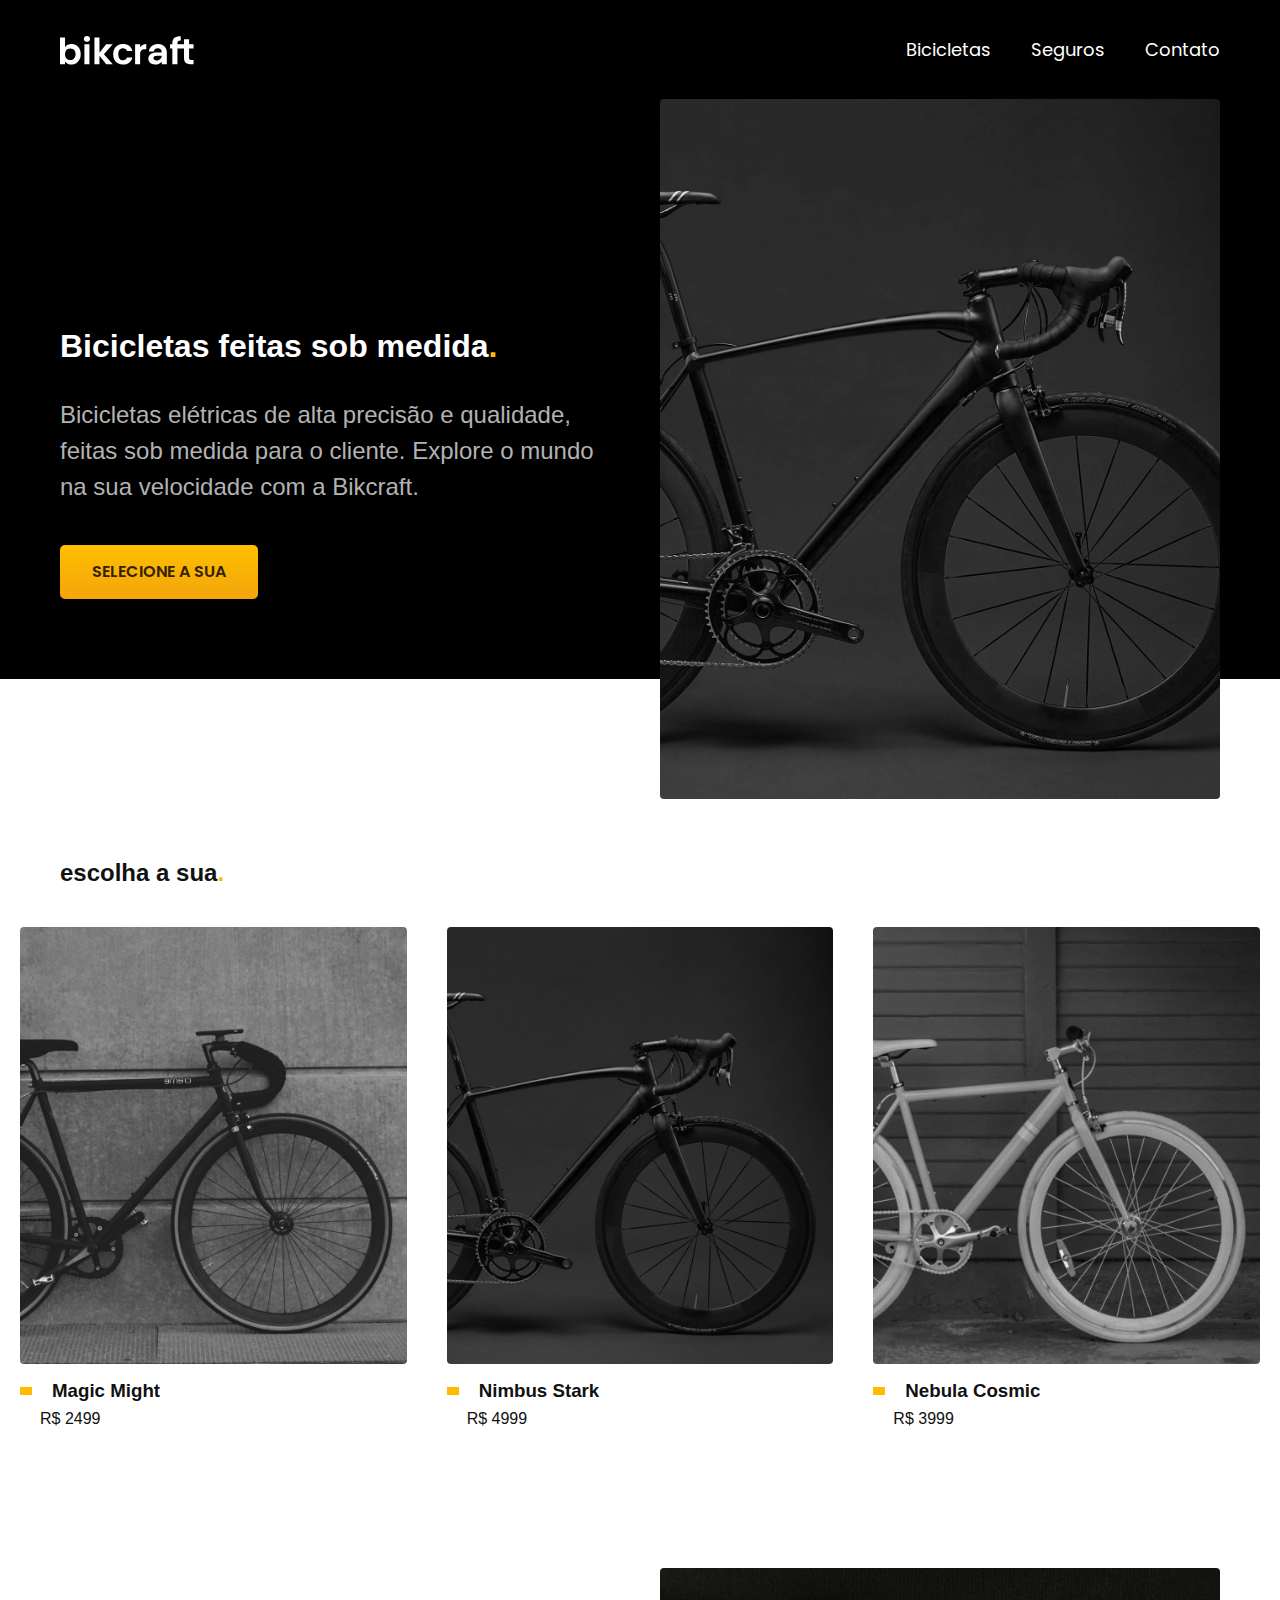
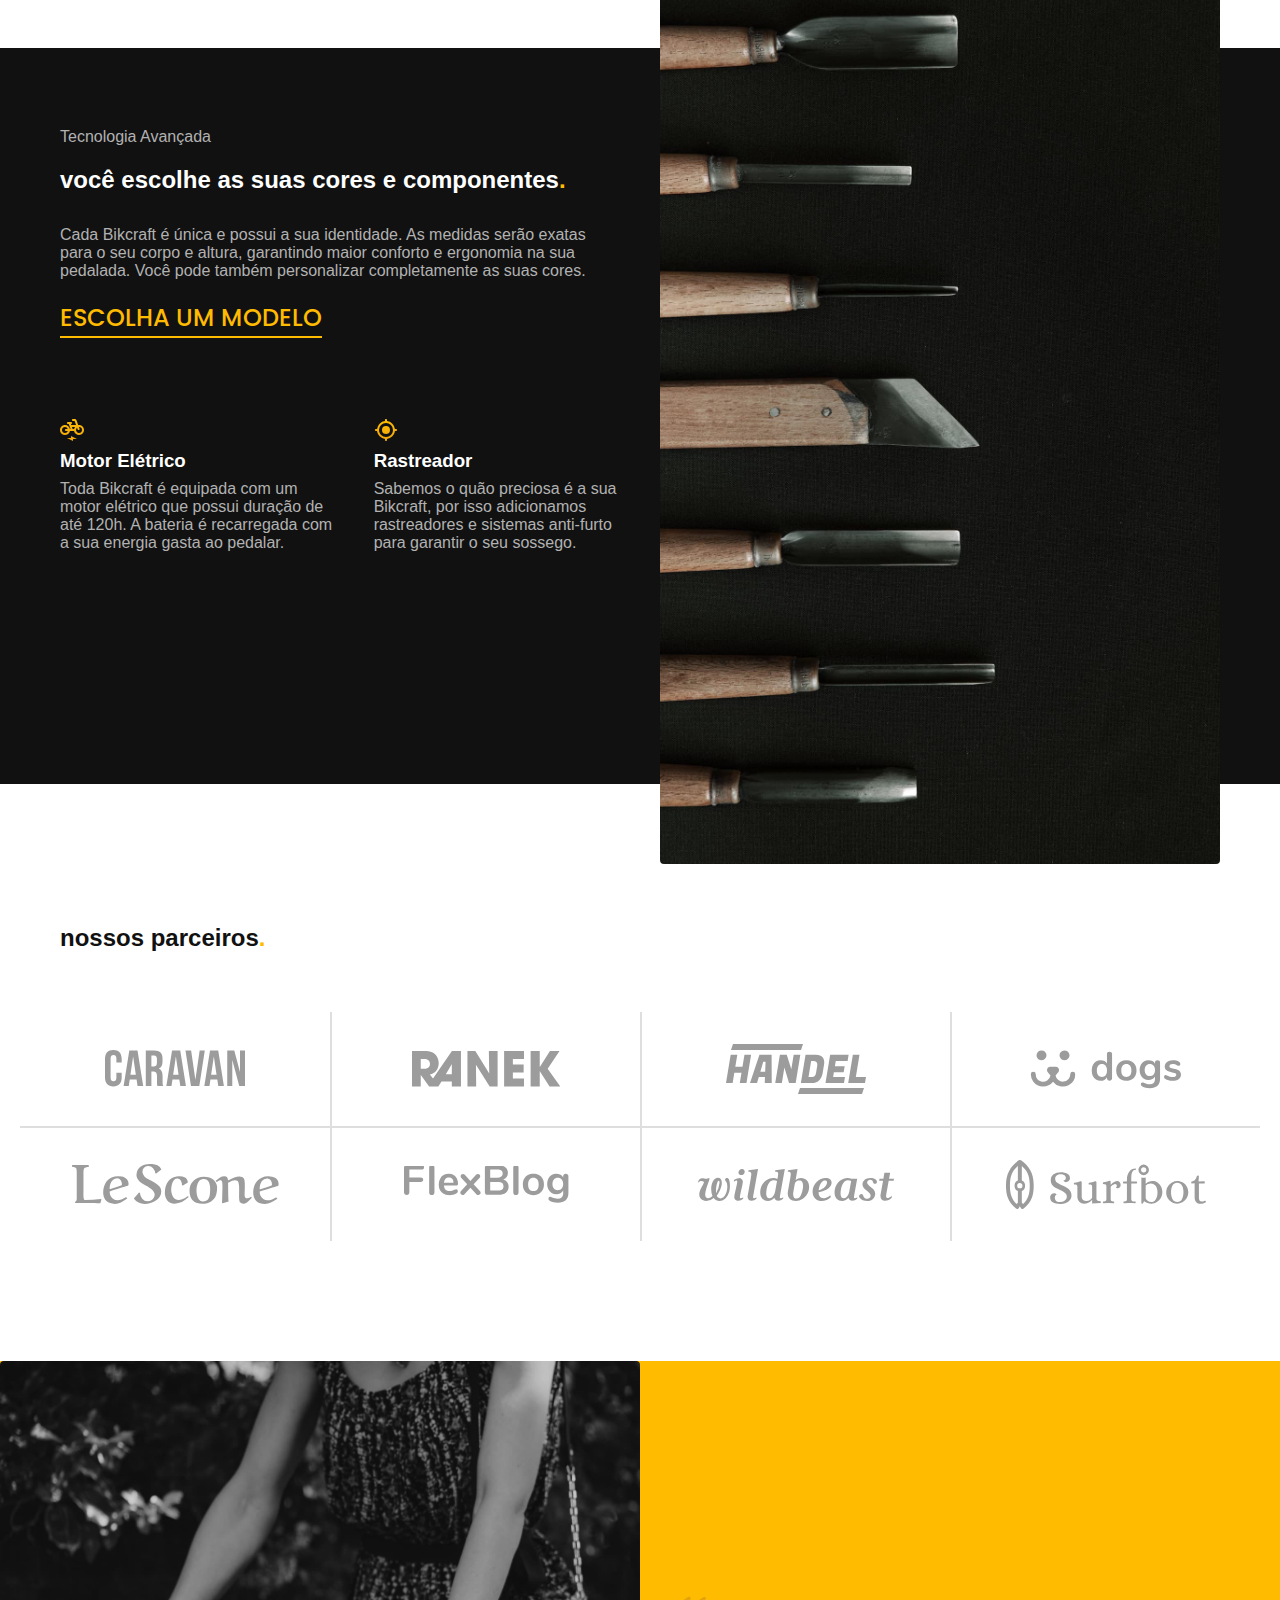
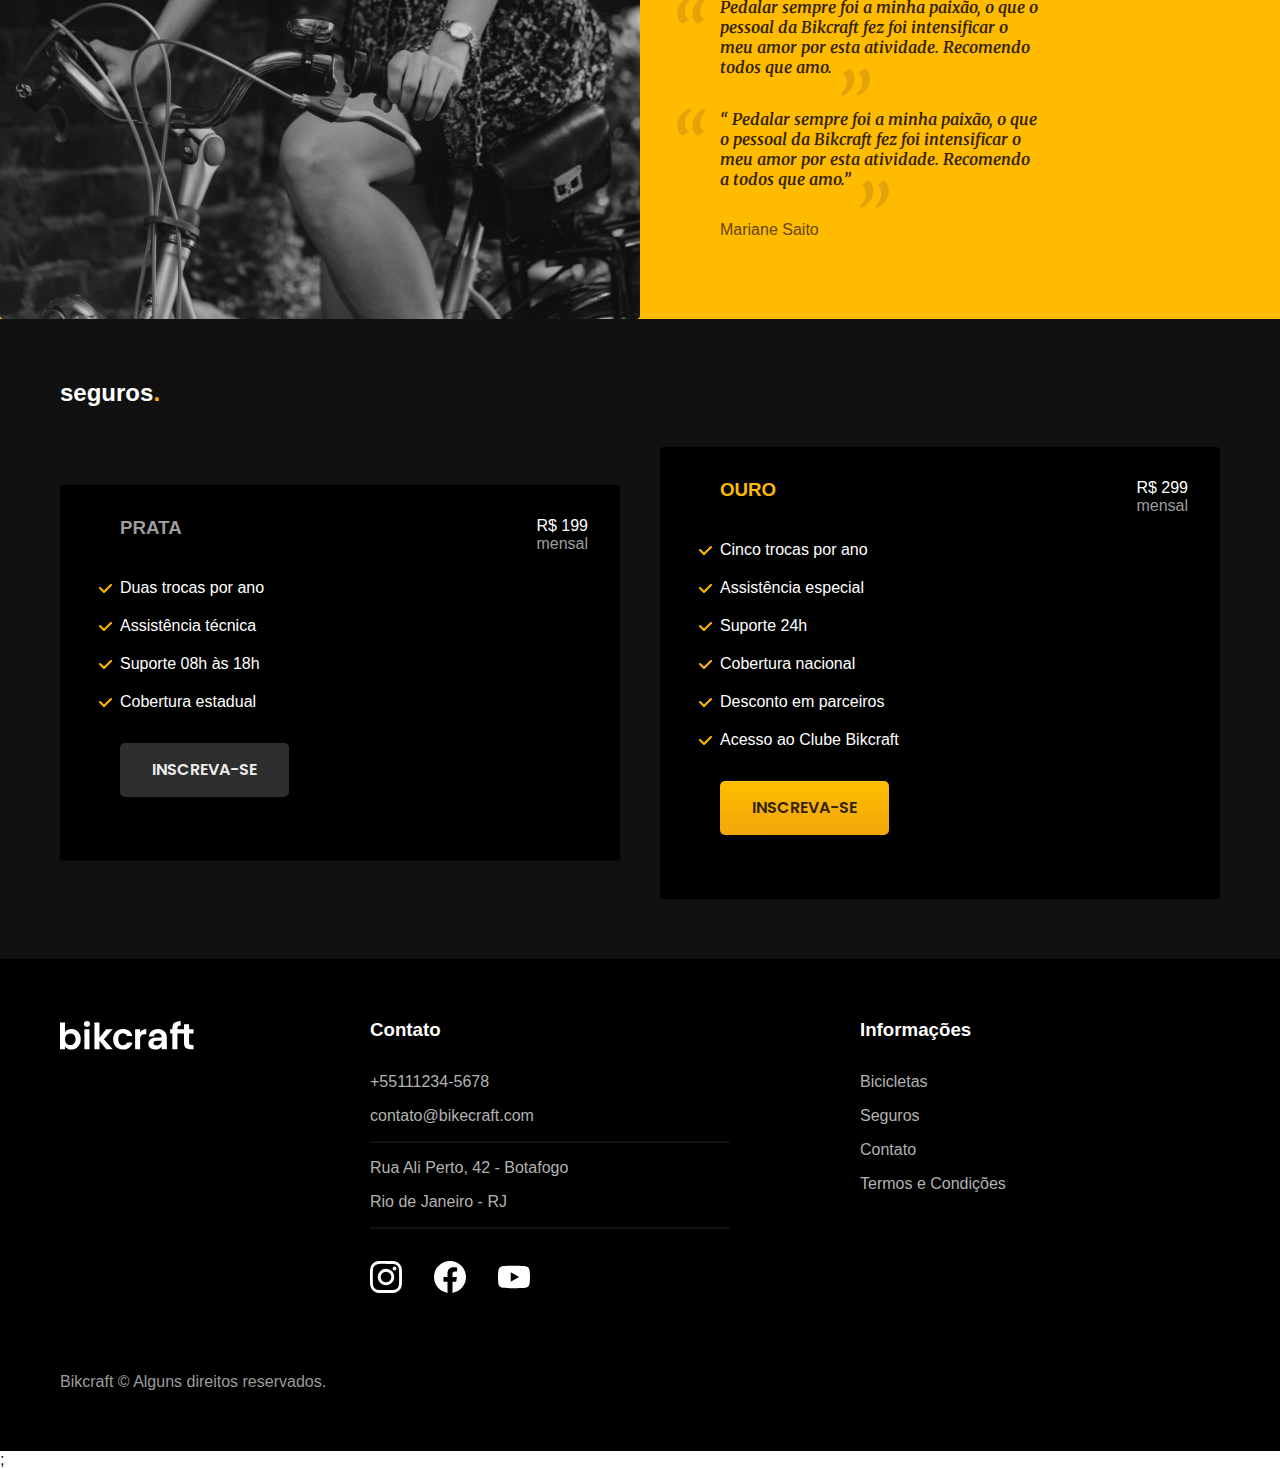
<file: index.html>
<!DOCTYPE html>
<html lang="pt-br">

<head>
  <meta charset="UTF-8">
  <meta name="viewport" content="width=device-width, initial-scale=1.0">

  <meta name="description" content="Bicicletas elétricas de alta precisão e qualidade,  feitas sob medida para o cliente. Explore o mundo na sua velocidade com a Bikcraft.">
  <title>Bikecraft - Bicicletas Elétricas</title>

  <link rel="preload" href="./css/style.css" as="style">
  <link rel="stylesheet" href="./css/style.css">
  <link rel="preconnect" href="https://fonts.googleapis.com">
  <link rel="preconnect" href="https://fonts.gstatic.com" crossorigin>
  <link href="https://fonts.googleapis.com/css2?family=Merriweather:ital,wght@1,900&family=Poppins:wght@400;600&family=Roboto:wght@400;500&display=swap" rel="stylesheet">
</head>

<body>
  <header class="header-bg">
    <div class="header container">
      <a href="./">
        <img src="./img/bikcraft.svg" width="136" height="32" alt="bikecraft">
      </a>

      <nav aria-label="primaria">
        <ul class="header-menu font-1-m cor-0">
          <li><a href="./bicicletas.html">Bicicletas</a></li>
          <li><a href="./seguros.html">Seguros</a></li>
          <li><a href="./contato.html">Contato</a></li>
        </ul>
      </nav>

    </div>
  </header>

  <main class="introducao-bg">
    <div class="introducao container">
      <div class="introducao-conteudo">
        <h1 class="font-1-xxl cor-0 fadeInDown" data-anime="200">Bicicletas feitas sob medida<span class="cor-p1">.</span></h1>
        <p class="font-2-l cor-5 fadeInDown" data-anime="400">Bicicletas elétricas de alta precisão e qualidade, feitas sob medida para o cliente. Explore o mundo na sua velocidade com a Bikcraft.</p>

        <a class="botao fadeInDown" href="./bicicletas.html" data-anime="600">Selecione a sua</a>
      </div>
      <picture class="fadeInDown" data-anime="800">
        <source media="(max-width: 800px)" srcset="./img/bicicletas/nimbus.jpg">
        <img src="./img/fotos/introducao.jpg" width="1280" height="1600" alt="bicicleta eletrica preta">
      </picture>
    </div>
  </main>

  <article class="bicicletas-lista">
    <h2 class="font-1-xxl container">escolha a sua<span class="cor-p1">.</span></h2>

    <ul>
      <li><a href="./bicicletas/magic.html">
          <img src="./img/bicicletas/magic-home.jpg" width="920" height="1040" alt="bicicleta preta">
          <h3 class="font-1-xl">Magic Might</h3>
          <span class="font-2-m cor-8">R$ 2499</span>
        </a>
      </li>
      <li><a href="./bicicletas/nimbus.html">
          <img src="./img/bicicletas/nimbus-home.jpg" width="920" height="1040" alt="bicicleta preta fundo preto">
          <h3 class="font-1-xl">Nimbus Stark</h3>
          <span class="font-2-m cor-8">R$ 4999</span>
        </a>
      </li>
      <li><a href="./bicicletas/nebula.html">
          <img src="./img/bicicletas/nebula-home.jpg" width="920" height="1040" alt="bicicleta branca">
          <h3 class="font-1-xl">Nebula Cosmic</h3>
          <span class="font-2-m cor-8">R$ 3999</span>
        </a>
      </li>
    </ul>

  </article>

  <article class="tecnologia-bg">
    <div class="tecnologia container">
      <div class="tecnologia-conteudo">
        <span class="font-2-l-b cor-5">Tecnologia Avançada</span>
        <h2 class="font-1-xxl cor-0">você escolhe as suas cores e componentes<span class="cor-p1">.</span></h2>
        <p class="font-2-l cor-5">Cada Bikcraft é única e possui a sua identidade. As medidas serão exatas para o seu corpo e altura, garantindo maior conforto e ergonomia na sua pedalada. Você pode também personalizar completamente as suas cores.</p>
        <a class="link" href="./bicicletas.html">Escolha um modelo</a>
        <div class="tecnologia-vantagens">
          <div>
            <img src="./img/icones/eletrica.svg" width="24" height="24" alt="">
            <h3 class="font-1-m cor-0">Motor Elétrico</h3>
            <p class="font-2-s cor-5">Toda Bikcraft é equipada com um motor elétrico que possui duração de até 120h. A bateria é recarregada com a sua energia gasta ao pedalar.</p>
          </div>

          <div>
            <img src="./img/icones/rastreador.svg" width="24" height="24" alt="">
            <h3 class="font-1-m cor-0">Rastreador</h3>
            <p class="font-2-s cor-5">Sabemos o quão preciosa é a sua Bikcraft, por isso adicionamos rastreadores e sistemas anti-furto para garantir o seu sossego.</p>
          </div>
        </div>
      </div>
      <div class="tecnologia-imagem">
        <img src="./img/fotos/tecnologia.jpg" width="1200" height="1920" alt="">
      </div>
    </div>

  </article>

  <section class="parceiros" aria-label="Nossos Parceiros">
    <h2 class="font-1-xxl container">nossos parceiros<span class="cor-p1">.</span></h2>

    <ul>
      <li><img src="./img/parceiros/caravan.svg" alt="Caravan" width="140" height="38"></li>
      <li><img src="./img/parceiros/ranek.svg" alt="Ranek" width="149" height="36"></li>
      <li><img src="./img/parceiros/handel.svg" alt="Handel" width="140" height="50"></li>
      <li><img src="./img/parceiros/dogs.svg" alt="Dogs" width="152" height="39"></li>
      <li><img src="./img/parceiros/lescone.svg" alt="LeScone" width="208" height="41"></li>
      <li><img src="./img/parceiros/flexblog.svg" alt="FlexBlog" width="165" height="38"></li>
      <li><img src="./img/parceiros/wildbeast.svg" alt="Wildbeast" width="196" height="34"></li>
      <li><img src="./img/parceiros/surfbot.svg" alt="Surfbot" width="200" height="49"></li>
    </ul>
  </section>

  <section class="depoimento" aria-label="Depoimento">
    <div>
      <img src="./img/fotos/depoimento.jpg" width="1560" height="1360" alt="mulher pedalando">
    </div>

    <div class="depoimento-conteudo">
      <blockquote class="block-web font-1-xl cor-p5">
        <p>Pedalar sempre foi a minha paixão, o que o pessoal da Bikcraft fez foi intensificar o meu amor por esta atividade. Recomendo <a href=""></a> todos que amo.</p>
      </blockquote>
      <blockquote class="block-mobile font-1-xl cor-p5">
        <p>“ Pedalar sempre foi a minha paixão, o que o pessoal da Bikcraft fez foi intensificar o meu amor por esta atividade. Recomendo a todos que amo.”</p>
      </blockquote>
      <span class="font-1-m-b cor-p4">Mariane Saito</span>
    </div>
  </section>

  <article class="seguros-bg">
    <div class="seguros container">
      <h2 class="font-1-xxl cor-0">seguros<span class="cor-p1">.</span></h2>

      <div class="seguros-item">
        <h3 class="font-1-xl cor-6">PRATA</h3>
        <span class="font-1-xl cor-0">R$ 199 <span class="font-1-xs cor-6">mensal</span></span>
        <ul class="font-2-m cor-0">
          <li> Duas trocas por ano</li>
          <li>Assistência técnica</li>
          <li>Suporte 08h às 18h</li>
          <li>Cobertura estadual</li>
        </ul>
        <a class="botao secundario" href="./orçamento.html">Inscreva-se</a>
      </div>

      <div class="seguros-item">
        <h3 class="font-1-xl cor-p1">OURO</h3>
        <span class="font-1-xl cor-0">R$ 299 <span class="font-1-xs cor-6">mensal</span></span>
        <ul class="font-2-m cor-0">
          <li>Cinco trocas por ano</li>
          <li>Assistência especial</li>
          <li>Suporte 24h</li>
          <li>Cobertura nacional</li>
          <li>Desconto em parceiros</li>
          <li>Acesso ao Clube Bikcraft</li>
        </ul>
        <a class="botao" href="./orçamento.html">Inscreva-se</a>
      </div>
    </div>
  </article>

  <footer class="footer-bg">
    <div class="footer container">
      <img src="./img/bikcraft.svg" width="136" height="32" alt="logo bikecraft">

      <div class="footer-contato">
        <h3 class="font-b-l-b cor-0">Contato</h3>
        <ul class="cor-5 font-2-m">
          <li><a href="tel:+55111234-5678">+55111234-5678</a></li>
          <li><a href="mailto:contato@bikecraft.com">contato@bikecraft.com</a></li>
          <li>Rua Ali Perto, 42 - Botafogo</li>
          <li>Rio de Janeiro - RJ</li>
        </ul>

        <div class="footer-redes">
          <a href="./"><img src="./img/redes/instagram.svg" width="32" height="32" alt="Instagram"></a>
          <a href="./"><img src="./img/redes/facebook.svg" width="32" height="32" alt="Facebook"></a>
          <a href="./"><img src="./img/redes/youtube.svg" width="32" height="32" alt="Youtube"></a>
        </div>
      </div>

      <div class="footer-informacoes">
        <h3 class="font-b-l-b cor-0">Informações</h3>
        <nav>
          <ul class="font-1-m cor-5">
            <li><a href="./bicicletas.html">Bicicletas</a></li>
            <li><a href="./seguros.html">Seguros</a></li>
            <li><a href="./contato.html">Contato</a></li>
            <li><a href="./termos.html">Termos e Condições</a></li>
          </ul>
        </nav>
      </div>

      <p class="footer-copy font-2-m cor-6">Bikcraft © Alguns direitos reservados.</p>
    </div>
  </footer>

  <script src="./js/plugins/simple-anime.js"></script>;
  <script src="./js/script.js"></script>
</body>

</html>
</file>
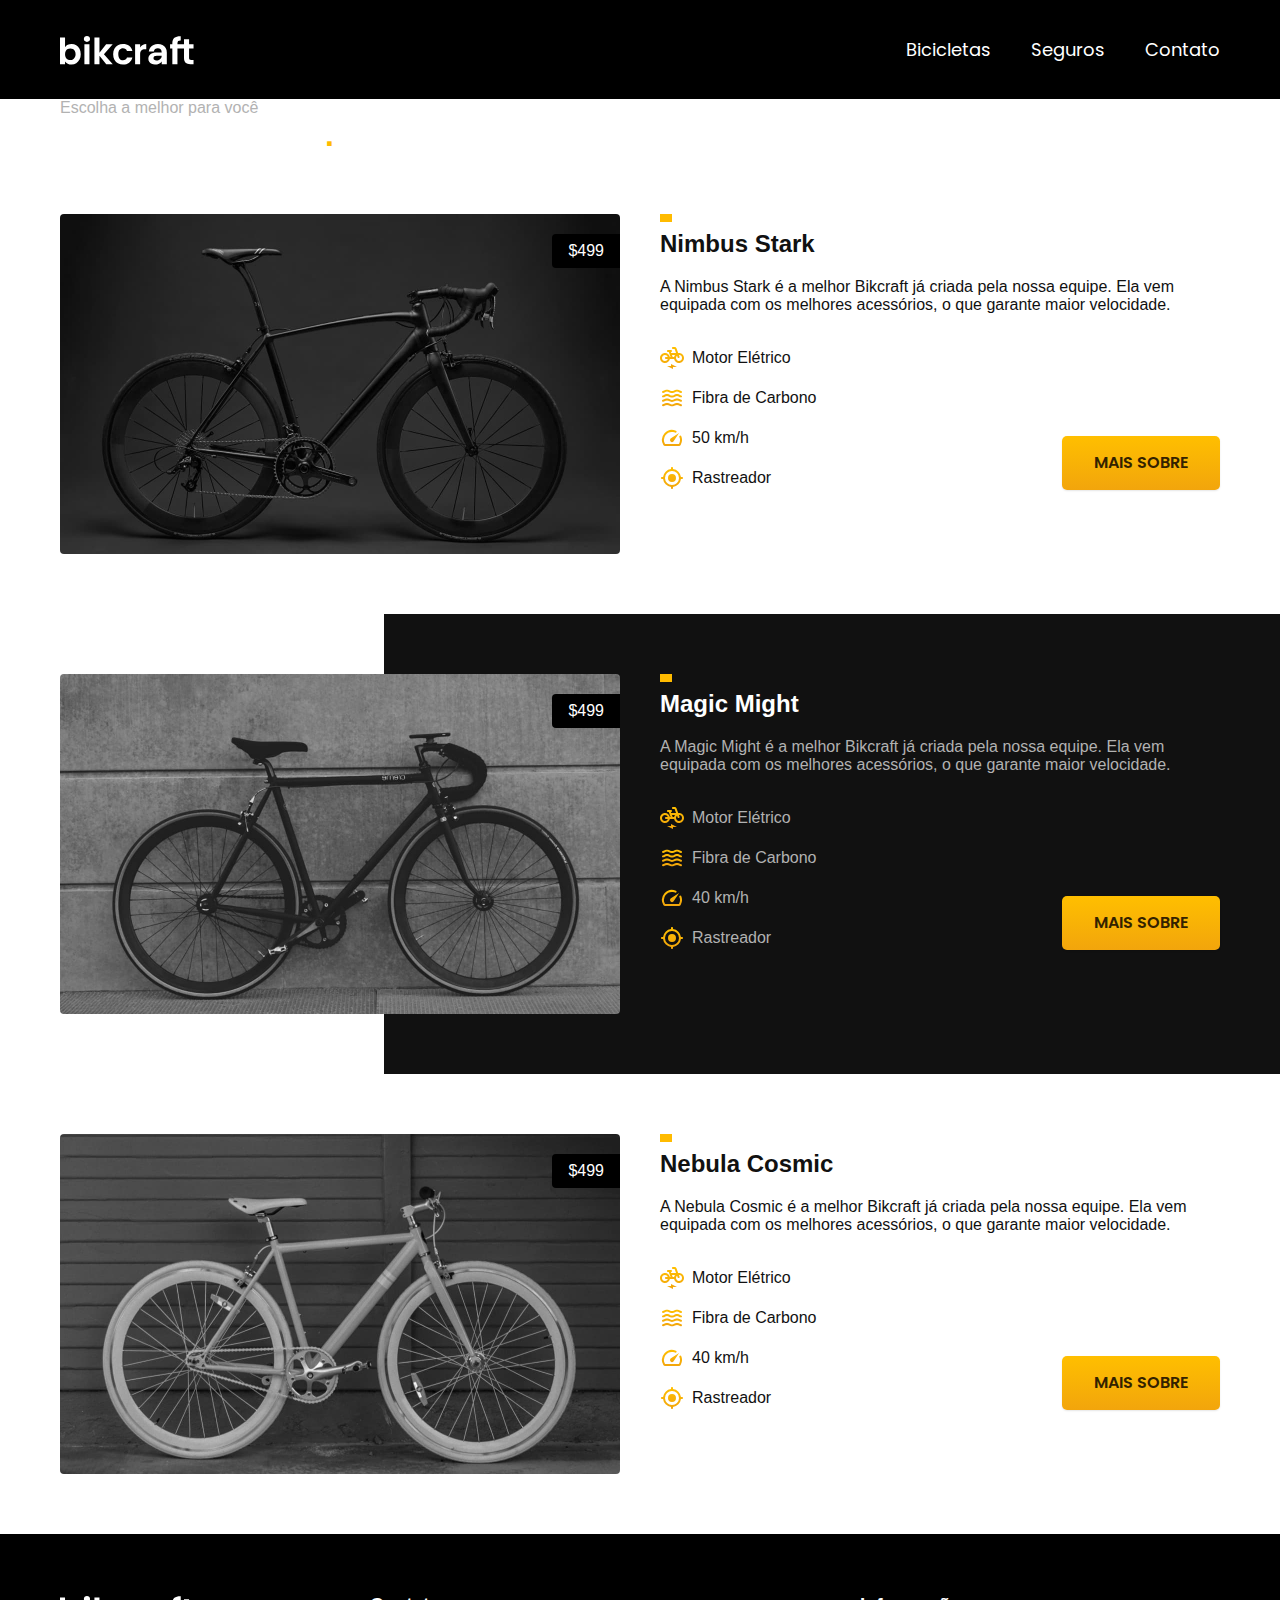
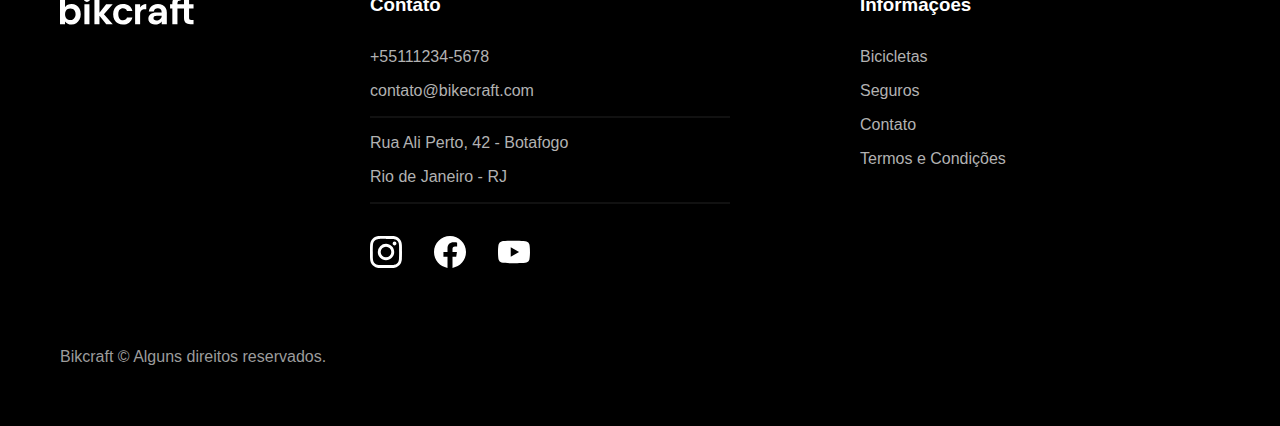
<file: bicicletas.html>
<!DOCTYPE html>
<html lang="pt-br">

<head>
  <meta charset="UTF-8">
  <meta name="viewport" content="width=device-width, initial-scale=1.0">
  <meta name="description" content="Lista de biciletas">
  <title>Bicicletas | Bikecraft</title>
  <link rel="preload" href="./css/style.css" as="style">
  <link rel="stylesheet" href="./css/style.css">
  <link rel="preconnect" href="https://fonts.googleapis.com">
  <link rel="preconnect" href="https://fonts.gstatic.com" crossorigin>
  <link href="https://fonts.googleapis.com/css2?family=Merriweather:ital,wght@1,900&family=Poppins:wght@400;600&family=Roboto:wght@400;500&display=swap" rel="stylesheet">
</head>

<body id="bicicletas">
  <header class="header-bg">
    <div class="header container">
      <a href="./">
        <img src="./img/bikcraft.svg" alt="bikecraft">
      </a>

      <nav aria-label="primaria">
        <ul class="header-menu font-1-m cor-0">
          <li><a href="./bicicletas.html">Bicicletas</a></li>
          <li><a href="./seguros.html">Seguros</a></li>
          <li><a href="./contato.html">Contato</a></li>
        </ul>
      </nav>

    </div>
  </header>

  <main>
    <div class="titulo-bg">
      <div class="titulo container">
        <p class="font-2-l-b cor-5">Escolha a melhor para você</p>
        <h1 class="font-1-xxl cor-0">nossas bicicletas<span class="cor-p1">.</span></h1>
      </div>
    </div>


    <div class="bicicletas container">
      <div class="bicicletas-imagem">
        <img src="./img/bicicletas/nimbus.jpg" alt="bicibleta preta">
        <span class="font-2-m cor-0">$499</span>
      </div>
      <div class="bicicletas-conteudo">
        <h2 class="font-1-xl">Nimbus Stark</h2>
        <p class="font-2-s cor-8">A Nimbus Stark é a melhor Bikcraft já criada pela nossa equipe. Ela vem equipada com os melhores acessórios, o que garante maior velocidade.</p>
        <ul class="font-1-s cor-8">
          <li><img src="./img/icones/eletrica.svg" alt="">
            Motor Elétrico
          </li>
          <li><img src="./img/icones/carbono.svg" alt="">
            Fibra de Carbono
          </li>
          <li><img src="./img/icones/velocidade.svg" alt="">
            50 km/h
          </li>
          <li><img src="./img/icones/rastreador.svg" alt="">
            Rastreador
          </li>
        </ul>
        <a class="botao seta" href="./bicicletas/nimbus.html">Mais Sobre</a>
      </div>
    </div>


    <div class="bicicletas-bg">
      <div class="bicicletas container">
        <div class="bicicletas-imagem">
          <img src="./img/bicicletas/magic.jpg" alt="bicibleta preta">
          <span class="font-2-m cor-0">$499</span>
        </div>
        <div class="bicicletas-conteudo">
          <h2 class="font-1-xl cor-0">Magic Might</h2>
          <p class="font-2-s cor-5">A Magic Might é a melhor Bikcraft já criada pela nossa equipe. Ela vem equipada com os melhores acessórios, o que garante maior velocidade.</p>
          <ul class="font-1-s cor-5">
            <li><img src="./img/icones/eletrica.svg" alt="">
              Motor Elétrico
            </li>
            <li><img src="./img/icones/carbono.svg" alt="">
              Fibra de Carbono
            </li>
            <li><img src="./img/icones/velocidade.svg" alt="">
              40 km/h
            </li>
            <li><img src="./img/icones/rastreador.svg" alt="">
              Rastreador
            </li>
          </ul>
          <a class="botao seta" href="./bicicletas/magic.html">Mais Sobre</a>
        </div>
      </div>
    </div>


    <div class="bicicletas container">
      <div class="bicicletas-imagem">
        <img src="./img/bicicletas/nebula.jpg" alt="bicibleta branca">
        <span class="font-2-m cor-0">$499</span>
      </div>
      <div class="bicicletas-conteudo">
        <h2 class="font-1-xl">Nebula Cosmic</h2>
        <p class="font-2-s cor-8">A Nebula Cosmic é a melhor Bikcraft já criada pela nossa equipe. Ela vem equipada com os melhores acessórios, o que garante maior velocidade.</p>
        <ul class="font-1-s cor-8">
          <li><img src="./img/icones/eletrica.svg" alt="">
            Motor Elétrico
          </li>
          <li><img src="./img/icones/carbono.svg" alt="">
            Fibra de Carbono
          </li>
          <li><img src="./img/icones/velocidade.svg" alt="">
            40 km/h
          </li>
          <li><img src="./img/icones/rastreador.svg" alt="">
            Rastreador
          </li>
        </ul>
        <a class="botao seta" href="./bicicletas/nebula.html">Mais Sobre</a>
      </div>
    </div>

  </main>

  <footer class="footer-bg">
    <div class="footer container">
      <img src="./img/bikcraft.svg" alt="logo bikecraft">

      <div class="footer-contato">
        <h3 class="font-b-l-b cor-0">Contato</h3>
        <ul class="cor-5 font-2-m">
          <li><a href="tel:+55111234-5678">+55111234-5678</a></li>
          <li><a href="mailto:contato@bikecraft.com">contato@bikecraft.com</a></li>
          <li>Rua Ali Perto, 42 - Botafogo</li>
          <li>Rio de Janeiro - RJ</li>
        </ul>

        <div class="footer-redes">
          <a href="./"><img src="./img/redes/instagram.svg" alt="Instagram"></a>
          <a href="./"><img src="./img/redes/facebook.svg" alt="Facebook"></a>
          <a href="./"><img src="./img/redes/youtube.svg" alt="Youtube"></a>
        </div>
      </div>

      <div class="footer-informacoes">
        <h3 class="font-b-l-b cor-0">Informações</h3>
        <nav>
          <ul class="font-1-m cor-5">
            <li><a href="./bicicletas.html">Bicicletas</a></li>
            <li><a href="./seguros.html">Seguros</a></li>
            <li><a href="./contato.html">Contato</a></li>
            <li><a href="./termos.html">Termos e Condições</a></li>
          </ul>
        </nav>
      </div>

      <p class="footer-copy font-2-m cor-6">Bikcraft © Alguns direitos reservados.</p>
    </div>
  </footer>
</body>
</file>
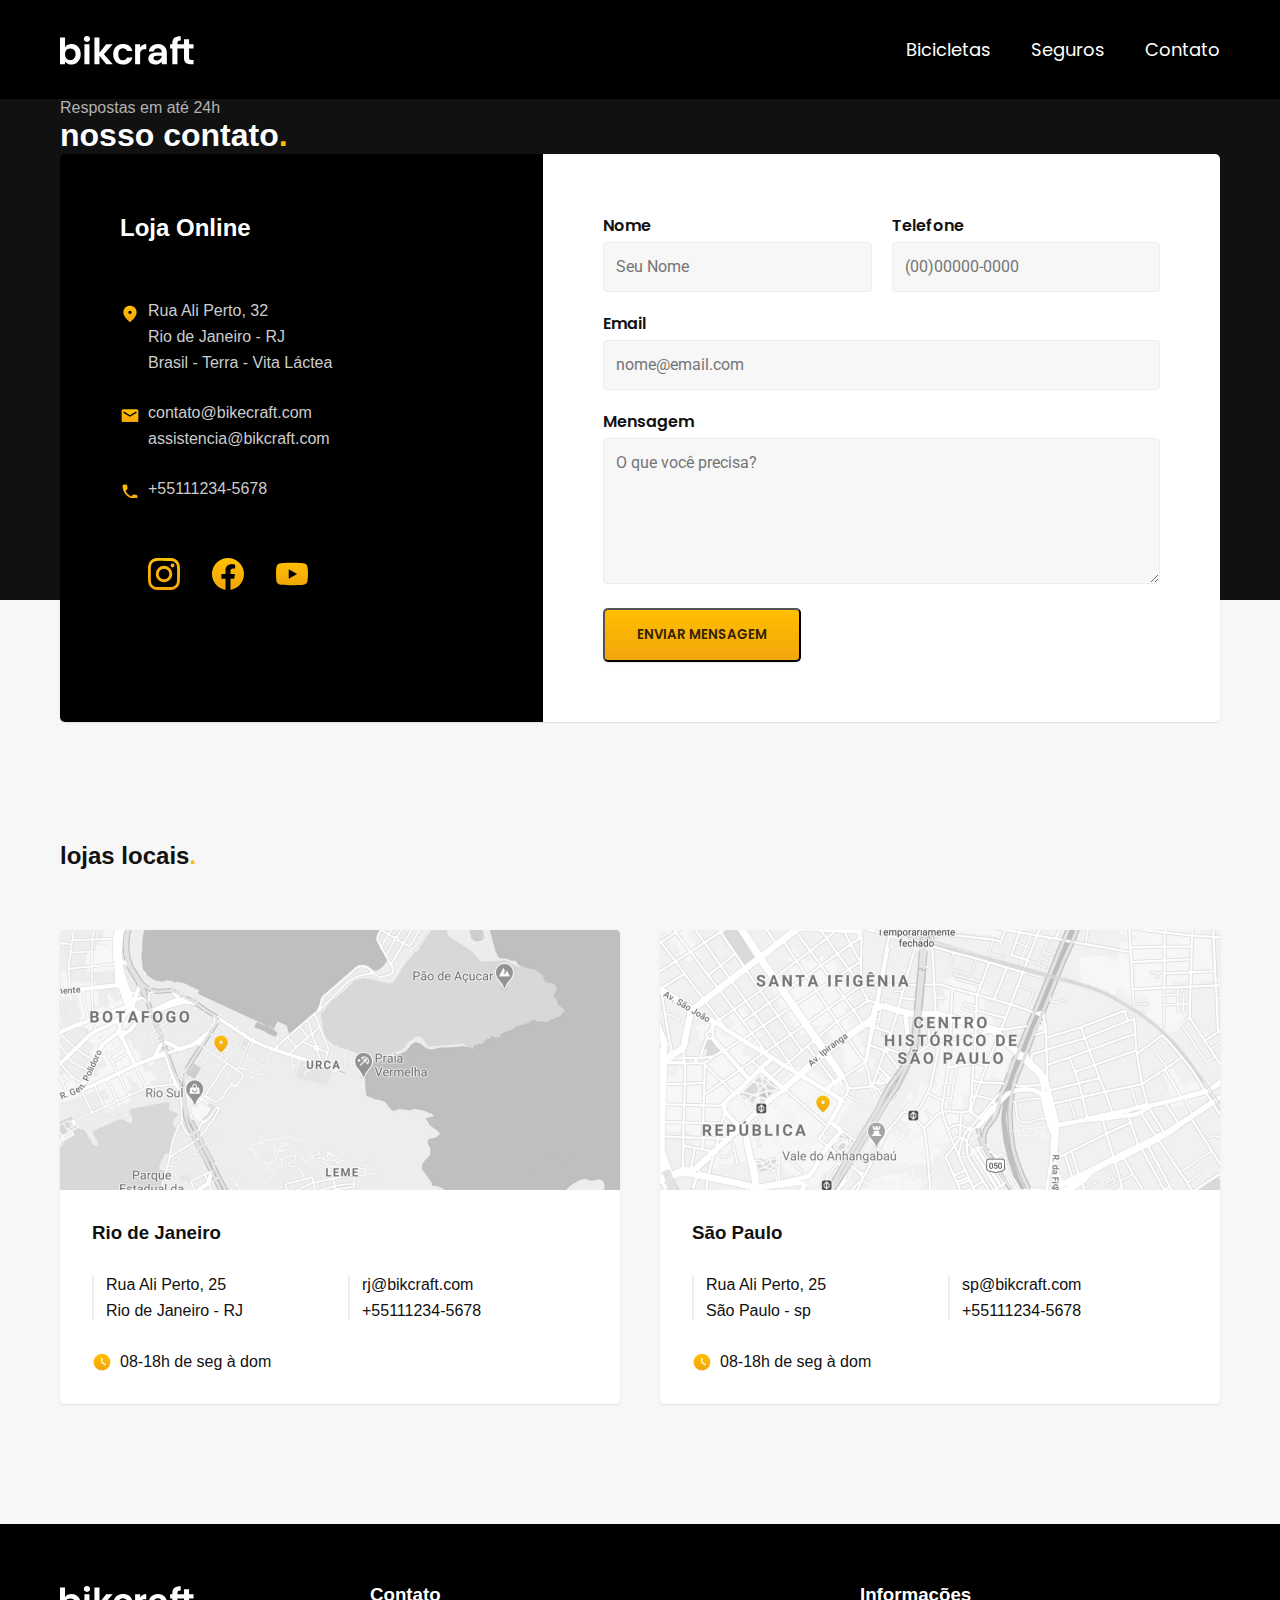
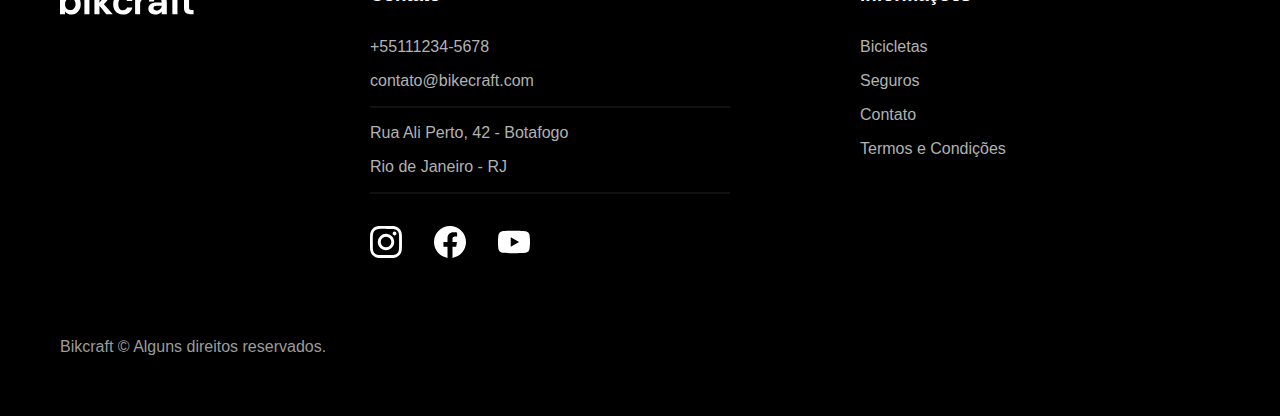
<file: contato.html>
<!DOCTYPE html>
<html lang="pt-br">

<head>
  <meta charset="UTF-8">
  <meta name="viewport" content="width=device-width, initial-scale=1.0">
  <meta name="description" content="Contato">
  <title>Contato | Bikecraft</title>
  <link rel="preload" href="./css/style.css" as="style">
  <link rel="stylesheet" href="./css/style.css">
  <link rel="preconnect" href="https://fonts.googleapis.com">
  <link rel="preconnect" href="https://fonts.gstatic.com" crossorigin>
  <link href="https://fonts.googleapis.com/css2?family=Merriweather:ital,wght@1,900&family=Poppins:wght@400;600&family=Roboto:wght@400;500&display=swap" rel="stylesheet">
</head>

<body id="contato">
  <header class="header-bg">
    <div class="header container">
      <a href="./">
        <img src="./img/bikcraft.svg" alt="bikecraft">
      </a>

      <nav aria-label="primaria">
        <ul class="header-menu font-1-m cor-0">
          <li><a href="./bicicletas.html">Bicicletas</a></li>
          <li><a href="./seguros.html">Seguros</a></li>
          <li><a href="./contato.html">Contato</a></li>
        </ul>
      </nav>

    </div>
  </header>

  <main>
    <div class="titulo-bg">
      <div class="titulo container">
        <p class="font-2-l-b cor-5">Respostas em até 24h</p>
        <h1 class="font-1-xxl cor-0">nosso contato<span class="cor-p1">.</span></h1>
      </div>
    </div>

    <div class="contato container">
      <section aria-label="Endereço" class="contato-dados">
        <h2 class="font-1-m cor-0">Loja Online</h2>
        <div class="contato-endereco font-2-s cor-4">
          <p>Rua Ali Perto, 32</p>
          <p>Rio de Janeiro - RJ</p>
          <p>Brasil - Terra - Vita Láctea</p>
        </div>
        <div>
          <address class="contato-meios font-2-s cor-4">
            <a href="mailto:contato@bikecraft.com">contato@bikecraft.com</a>
            <a href="mailto:assistencia@bikcraft.com">assistencia@bikcraft.com</a>
            <a href="tel:+55111234-5678">+55111234-5678</a>
          </address>
          <div class="contato-redes">
            <a href="./"><img src="./img/redes/instagram-p.svg" alt="Instagram"></a>
            <a href="./"><img src="./img/redes/facebook-p.svg" alt="Facebook"></a>
            <a href="./"><img src="./img/redes/youtube-p.svg" alt="Youtube"></a>
          </div>
        </div>
      </section>
      <section aria-label="Formulário" class="contato-formulario">
        <form class="form" action="./contato.html">
          <div>
            <label for="nome">Nome</label>
            <input type="text" id="form" name="nome" placeholder="Seu Nome">
          </div>

          <div>
            <label for="telefone">Telefone</label>
            <input type="text" id="form" name="telefone" placeholder="(00)00000-0000">
          </div>

          <div class="col-2">
            <label for="email">Email</label>
            <input type="email" id="form" name="email" placeholder="nome@email.com">
          </div>

          <div class="col-2">
            <label for="mensagem">Mensagem</label>
            <textarea rows="5" id="mensagem" name="mensagem" placeholder="O que você precisa?"></textarea>
          </div>

          <button class="botao col-2">Enviar Mensagem</button>
        </form>
      </section>
    </div>
  </main>

  <article class="lojas container">
    <h2 class="font-1-xxl">lojas locais<span class="cor-p1">.</span></h2>

    <div class="lojas-item">
      <img src="./img/lojas/rj.jpg" alt="mapa endereço rj">
      <div class="lojas-conteudo">
        <h3 class="font-1-xl">Rio de Janeiro</h3>
        <div class="lojas-dados font-2-s cor-8">
          <p>Rua Ali Perto, 25</p>
          <p>Rio de Janeiro - RJ</p>
        </div>
        <div class="lojas-dados font-2-s cor-8">
          <a href="mailto:rj@bikcraft.com">rj@bikcraft.com</a>
          <a href="tel:+55111234-5678">+55111234-5678</a>
        </div>
        <p class="lojas-tempo font-1-s"><img src="./img/icones/horario.svg" alt=""> 08-18h de seg à dom</p>
      </div>
    </div>

    <div class="lojas-item">
      <img src="./img/lojas/sp.jpg" alt="mapa endereço sp">
      <div class="lojas-conteudo">
        <h3 class="font-1-xl">São Paulo</h3>
        <div class="lojas-dados font-2-s cor-8">
          <p>Rua Ali Perto, 25</p>
          <p>São Paulo - sp</p>
        </div>
        <div class="lojas-dados font-2-s cor-8">
          <a href="mailto:rj@bikcraft.com">sp@bikcraft.com</a>
          <a href="tel:+55111234-5678">+55111234-5678</a>
        </div>
        <p class="lojas-tempo font-1-s"><img src="./img/icones/horario.svg" alt=""> 08-18h de seg à dom</p>
      </div>
    </div>

  </article>

  <footer class="footer-bg">
    <div class="footer container">
      <img src="./img/bikcraft.svg" alt="logo bikecraft">

      <div class="footer-contato">
        <h3 class="font-b-l-b cor-0">Contato</h3>
        <ul class="cor-5 font-2-m">
          <li><a href="tel:+55111234-5678">+55111234-5678</a></li>
          <li><a href="mailto:contato@bikecraft.com">contato@bikecraft.com</a></li>
          <li>Rua Ali Perto, 42 - Botafogo</li>
          <li>Rio de Janeiro - RJ</li>
        </ul>

        <div class="footer-redes">
          <a href="./"><img src="./img/redes/instagram.svg" alt="Instagram"></a>
          <a href="./"><img src="./img/redes/facebook.svg" alt="Facebook"></a>
          <a href="./"><img src="./img/redes/youtube.svg" alt="Youtube"></a>
        </div>
      </div>

      <div class="footer-informacoes">
        <h3 class="font-b-l-b cor-0">Informações</h3>
        <nav>
          <ul class="font-1-m cor-5">
            <li><a href="./bicicletas.html">Bicicletas</a></li>
            <li><a href="./seguros.html">Seguros</a></li>
            <li><a href="./contato.html">Contato</a></li>
            <li><a href="./termos.html">Termos e Condições</a></li>
          </ul>
        </nav>
      </div>

      <p class="footer-copy font-2-m cor-6">Bikcraft © Alguns direitos reservados.</p>
    </div>
  </footer>
</body>
</file>
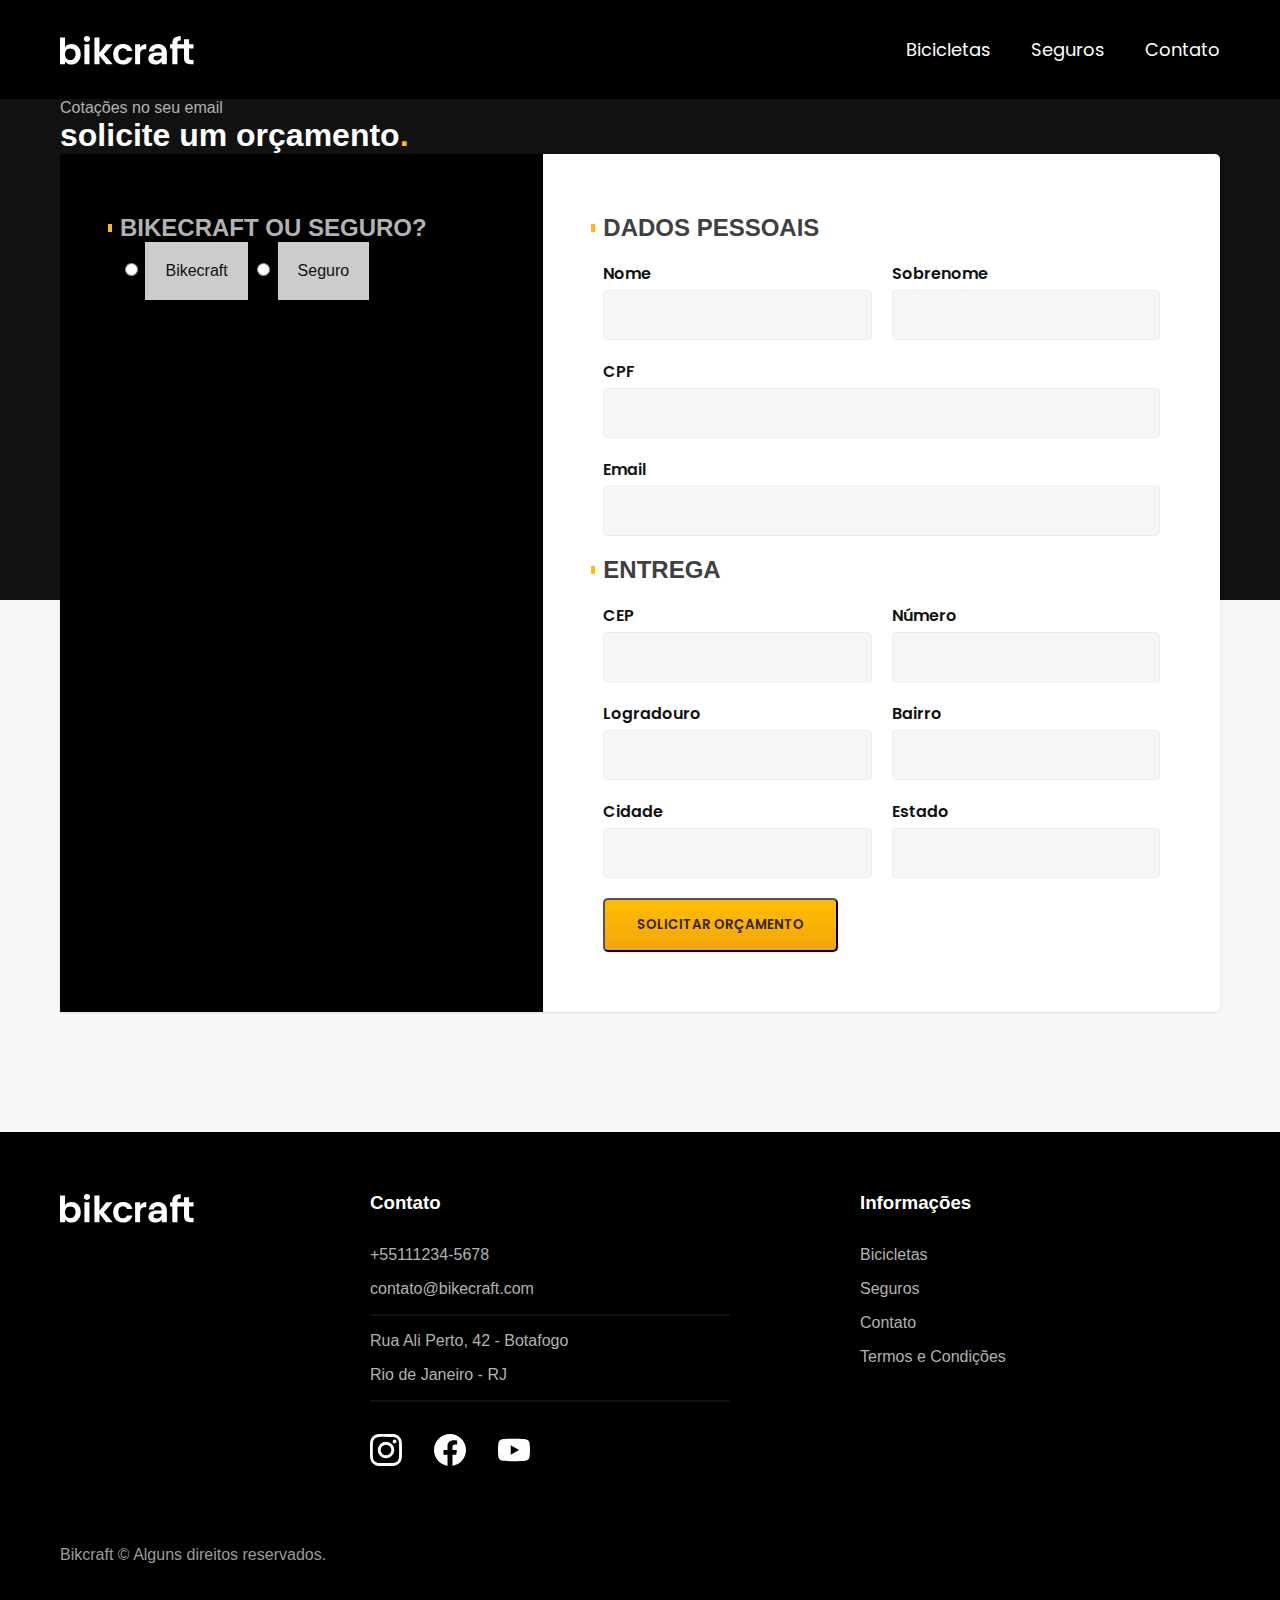
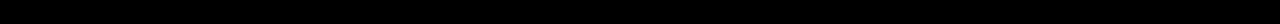
<file: orcamento.html>
<!DOCTYPE html>
<html lang="pt-br">

<head>
  <meta charset="UTF-8">
  <meta name="viewport" content="width=device-width, initial-scale=1.0">
  <meta name="description" content="Orçamento">
  <title>Orçamento | Bikecraft</title>
  <link rel="preload" href="./css/style.css" as="style">
  <link rel="stylesheet" href="./css/style.css">
  <link rel="preconnect" href="https://fonts.googleapis.com">
  <link rel="preconnect" href="https://fonts.gstatic.com" crossorigin>
  <link href="https://fonts.googleapis.com/css2?family=Merriweather:ital,wght@1,900&family=Poppins:wght@400;500;600&family=Roboto:wght@400;500&display=swap" rel="stylesheet">
</head>

<body id="orcamento">
  <header class="header-bg">
    <div class="header container">
      <a href="./">
        <img src="./img/bikcraft.svg" alt="bikecraft">
      </a>

      <nav aria-label="primaria">
        <ul class="header-menu font-1-m cor-0">
          <li><a href="./bicicletas.html">Bicicletas</a></li>
          <li><a href="./seguros.html">Seguros</a></li>
          <li><a href="./contato.html">Contato</a></li>
        </ul>
      </nav>

    </div>
  </header>

  <main>
    <div class="titulo-bg">
      <div class="titulo container">
        <p class="font-2-l-b cor-5">Cotações no seu email</p>
        <h1 class="font-1-xxl cor-0">solicite um orçamento<span class="cor-p1">.</span></h1>
      </div>
    </div>

    <form class="orcamento container" action="./orcamento.html">

      <!-- div que contem a seleção de orçamento ou produto -->
      <div class="orcamento-produto">
        <h2 class="font-1-xs cor-5">Bikecraft ou Seguro?</h2>

        <!-- botões radio com o mesmo tipo para ver qual o cliente seleciona -->
        <input type="radio" name="tipo" value="bikecraft" id="bikecraft">
        <label for="bikecraft">Bikecraft</label>

        <input type="radio" name="tipo" value="seguro" id="seguro">
        <label for="seguro">Seguro</label>

        <!-- só aparece quando orçamento bikecraft selecionado -->
        <div class="orcamento-conteudo" id="orcamento-bikecraft">
          <h2 class="font-1-xs cor-5">Escolha a sua</h2>


          <input type="radio" name="produto" value="nimbus" id="nimbus">
          <label for="nimbus">Nimbus Stark <span>R$ 4999</span></label>

          <!-- quando a nimbus estiver selecionada -->
          <div class="orcamento-detalhes">
            <ul class="font-1-xs cor-8">
              <li><img src="./img/icones/eletrica.svg" alt="">
                Motor Elétrico
              </li>
              <li><img src="./img/icones/carbono.svg" alt="">
                Fibra de Carbono
              </li>
              <li><img src="./img/icones/velocidade.svg" alt="">
                50 km/h
              </li>
              <li><img src="./img/icones/rastreador.svg" alt="">
                Rastreador
            </ul>
            <img src="./img/bicicletas/nimbus.jpg" alt="">
          </div>

          <input type="radio" name="produto" value="magic" id="magic">
          <label for="magic">Magic Might <span>R$ 5999</span></label>

          <!-- quando a nimbus estiver selecionada -->
          <div class="orcamento-detalhes">
            <ul class="font-1-xs cor-8">
              <li><img src="./img/icones/eletrica.svg" alt="">
                Motor Elétrico
              </li>
              <li><img src="./img/icones/carbono.svg" alt="">
                Fibra de Carbono
              </li>
              <li><img src="./img/icones/velocidade.svg" alt="">
                50 km/h
              </li>
              <li><img src="./img/icones/rastreador.svg" alt="">
                Rastreador
            </ul>
            <img src="./img/bicicletas/nebula.jpg" alt="">
          </div>

          <input type="radio" name="produto" value="nebula" id="nebula">
          <label for="nebula">Nebula Cosmic <span>R$ 3999</span></label>

          <!-- quando a nimbus estiver selecionada -->
          <div class="orcamento-detalhes">
            <ul class="font-1-xs cor-8">
              <li><img src="./img/icones/eletrica.svg" alt="">
                Motor Elétrico
              </li>
              <li><img src="./img/icones/carbono.svg" alt="">
                Fibra de Carbono
              </li>
              <li><img src="./img/icones/velocidade.svg" alt="">
                50 km/h
              </li>
              <li><img src="./img/icones/rastreador.svg" alt="">
                Rastreador
            </ul>
            <img src="./img/bicicletas/magic.jpg" alt="">
          </div>
        </div>

        <!-- só aparece quando orçamento seguro selecionado -->
        <div class="orcamento-conteudo" id="orcamento-seguro">
          <h2 class="font-1-xs cor-5">Escolha o plano</h2>

          <input type="radio" name="produto" value="prata" id="prata">
          <label for="prata">Prata <span>R$ 199</span></label>
          <input type="radio" name="produto" value="ouro" id="ouro">
          <label for="ouro">Ouro <span>R$ 299</span></label>
        </div>

      </div>

      <div class="orcamento-dados form">
        <h2 class="font-1-xs cor-9 col-2">Dados Pessoais</h2>
        <div>
          <label for="nome">Nome</label>
          <input type="text" id="nome" name="nome">
        </div>
        <div>
          <label for="nome">Sobrenome</label>
          <input type="text" id="sobrenome" name="sobrenome">
        </div>
        <div class="col-2">
          <label for="cpf">CPF</label>
          <input type="text" id="cpf" name="cpf">
        </div>
        <div class="col-2">
          <label for="email">Email</label>
          <input type="email" id="email" name="email">
        </div>
        <h2 class="font-1-xs cor-9 col-2">Entrega</h2>
        <div>
          <label for="cep">CEP</label>
          <input type="text" id="cep" name="cep">
        </div>
        <div>
          <label for="numero">Número</label>
          <input type="text" id="numero" name="numero">
        </div>
        <div>
          <label for="logradouro">Logradouro</label>
          <input type="text" id="logradouro" name="logradouro">
        </div>
        <div>
          <label for="bairro">Bairro</label>
          <input type="text" id="bairro" name="bairro">
        </div>
        <div>
          <label for="cidade">Cidade</label>
          <input type="text" id="cidade" name="cidade">
        </div>
        <div>
          <label for="estado">Estado</label>
          <input type="text" id="estado" name="estado">
        </div>
        <button class="botao col-2">Solicitar Orçamento</button>
      </div>

    </form>
  </main>

  <footer class="footer-bg">
    <div class="footer container">
      <img src="./img/bikcraft.svg" alt="logo bikecraft">

      <div class="footer-contato">
        <h3 class="font-b-l-b cor-0">Contato</h3>
        <ul class="cor-5 font-2-m">
          <li><a href="tel:+55111234-5678">+55111234-5678</a></li>
          <li><a href="mailto:contato@bikecraft.com">contato@bikecraft.com</a></li>
          <li>Rua Ali Perto, 42 - Botafogo</li>
          <li>Rio de Janeiro - RJ</li>
        </ul>

        <div class="footer-redes">
          <a href="./"><img src="./img/redes/instagram.svg" alt="Instagram"></a>
          <a href="./"><img src="./img/redes/facebook.svg" alt="Facebook"></a>
          <a href="./"><img src="./img/redes/youtube.svg" alt="Youtube"></a>
        </div>
      </div>

      <div class="footer-informacoes">
        <h3 class="font-b-l-b cor-0">Informações</h3>
        <nav>
          <ul class="font-1-m cor-5">
            <li><a href="./bicicletas.html">Bicicletas</a></li>
            <li><a href="./seguros.html">Seguros</a></li>
            <li><a href="./contato.html">Contato</a></li>
            <li><a href="./termos.html">Termos e Condições</a></li>
          </ul>
        </nav>
      </div>

      <p class="footer-copy font-2-m cor-6">Bikcraft © Alguns direitos reservados.</p>
    </div>
  </footer>
</body>
</file>
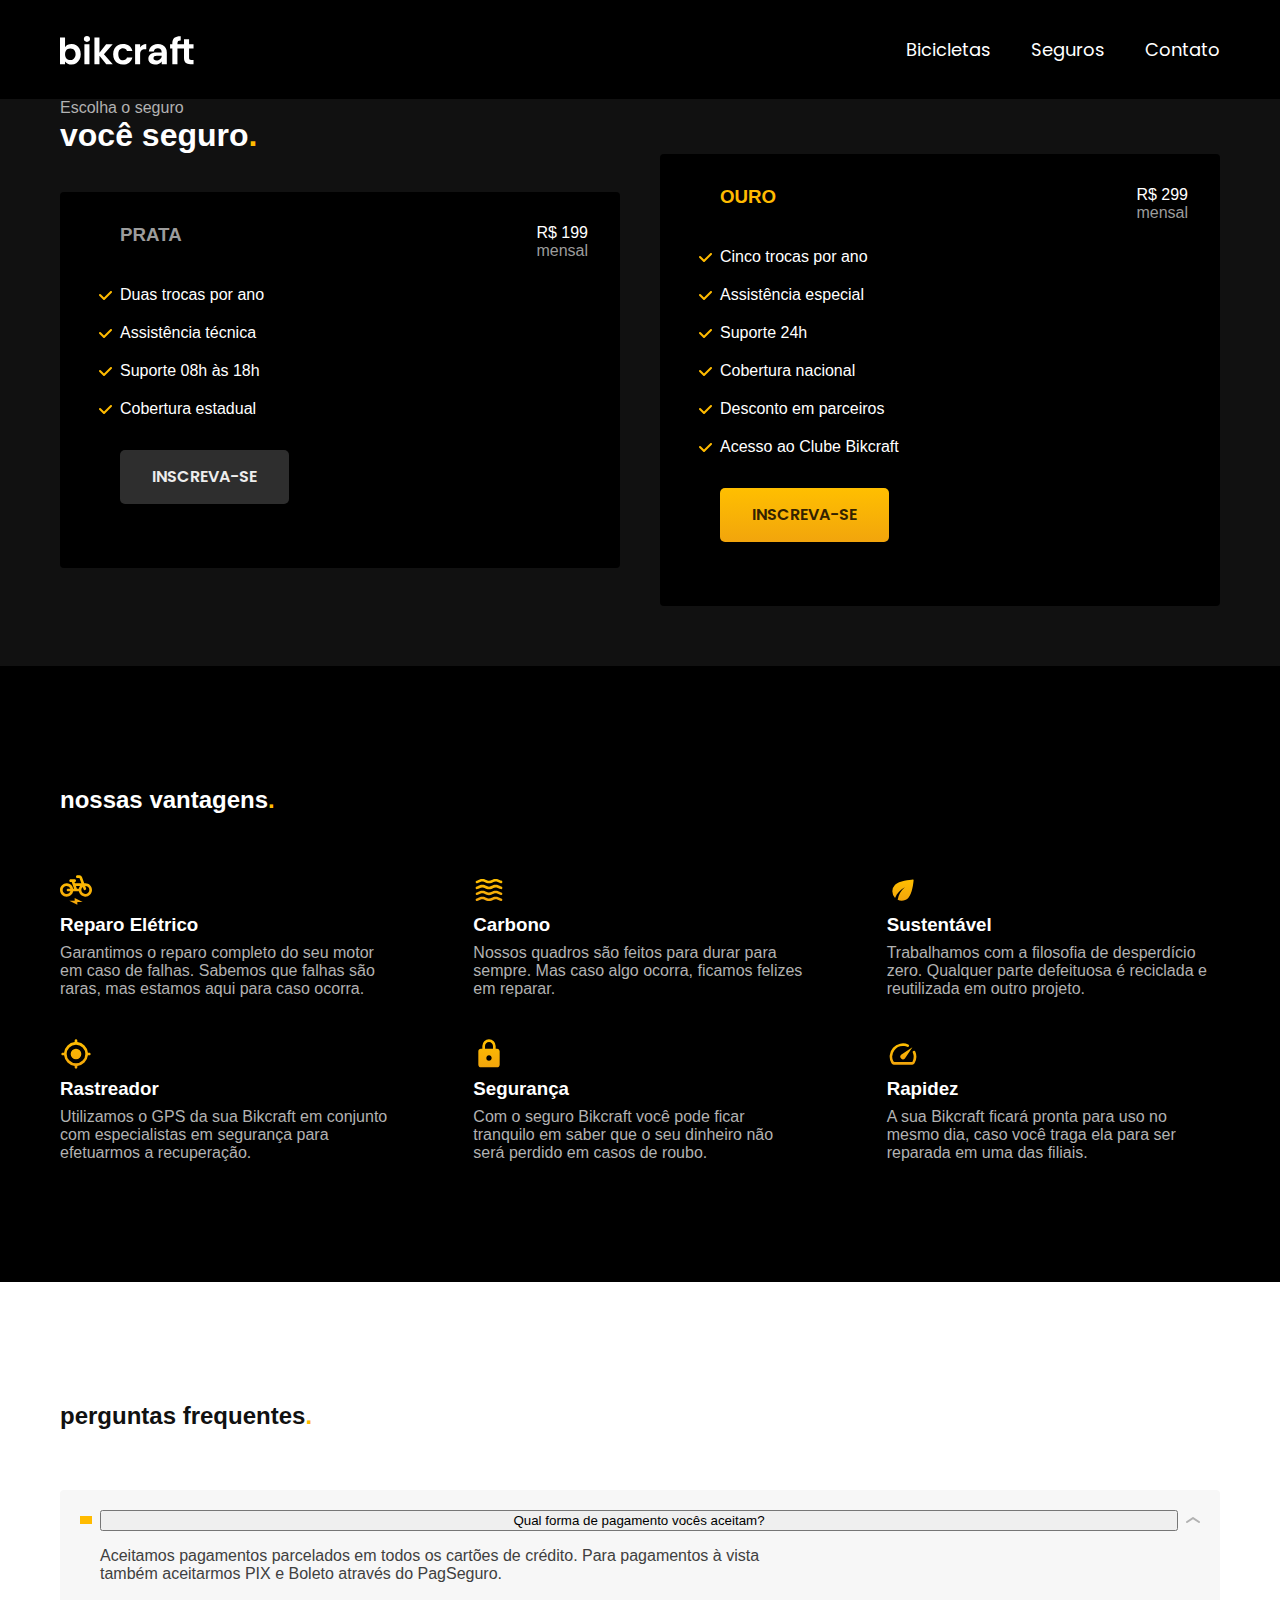
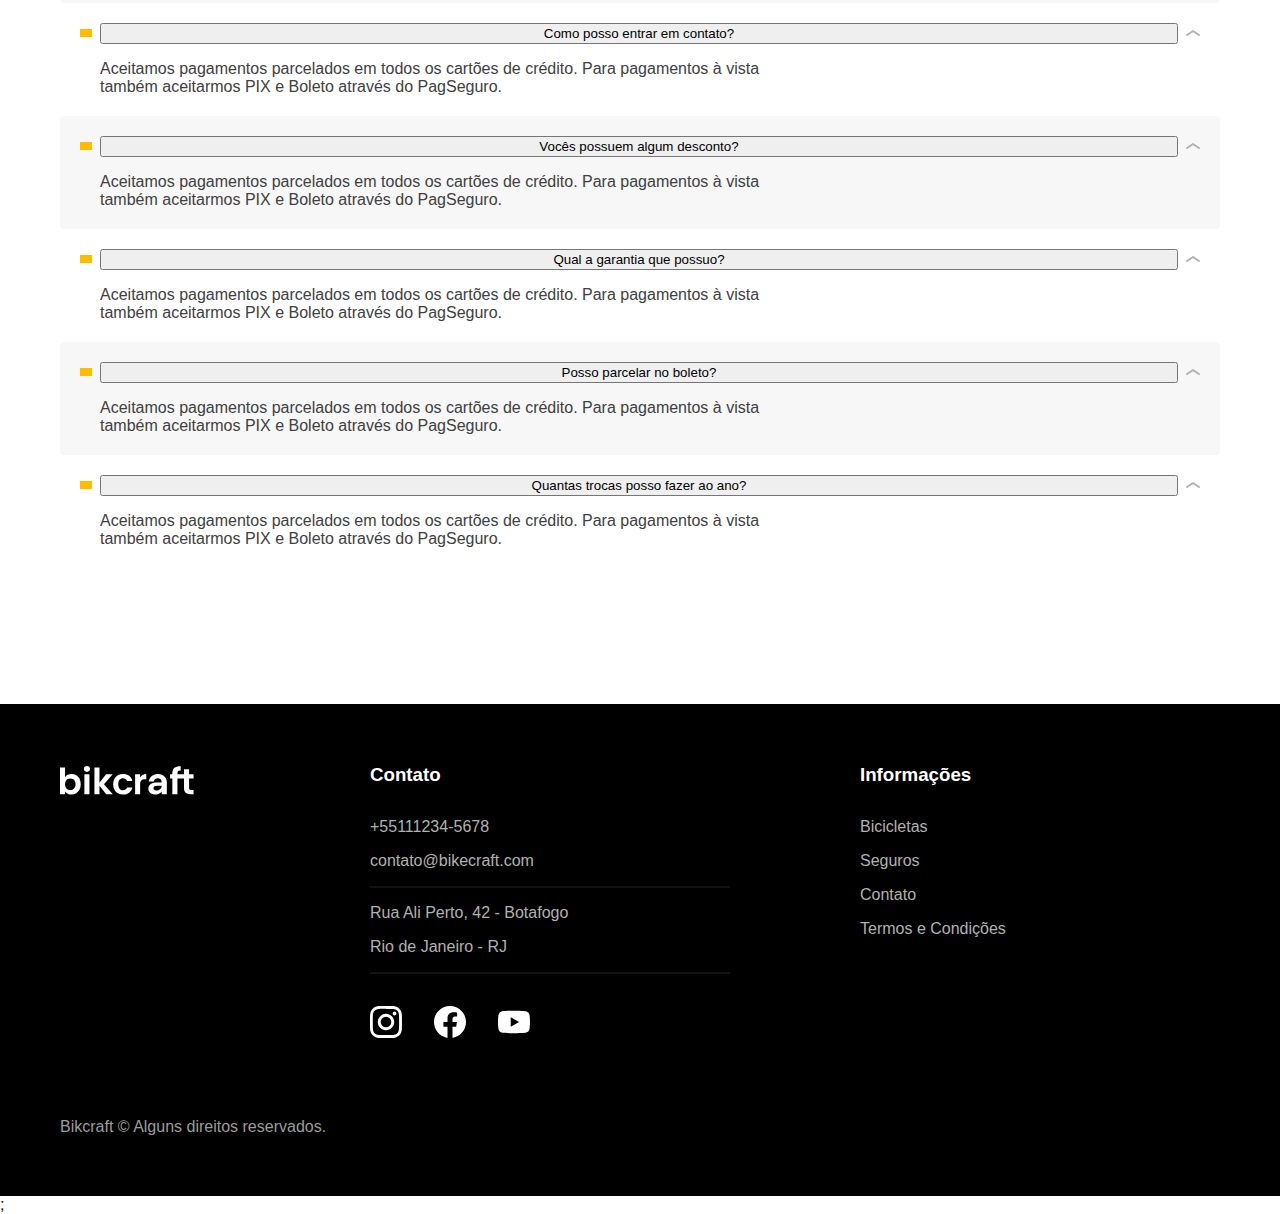
<file: seguros.html>
<!DOCTYPE html>
<html lang="pt-br">

<head>
  <meta charset="UTF-8">
  <meta name="viewport" content="width=device-width, initial-scale=1.0">
  <meta name="description" content="Termos e Condições">
  <title>Seguros | Bikecraft</title>
  <link rel="preload" href="./css/style.css" as="style">
  <link rel="stylesheet" href="./css/style.css">
  <link rel="preconnect" href="https://fonts.googleapis.com">
  <link rel="preconnect" href="https://fonts.gstatic.com" crossorigin>
  <link href="https://fonts.googleapis.com/css2?family=Merriweather:ital,wght@1,900&family=Poppins:wght@400;600&family=Roboto:wght@400;500&display=swap" rel="stylesheet">
</head>

<body id="seguros">
  <header class="header-bg">
    <div class="header container">
      <a href="./">
        <img src="./img/bikcraft.svg" alt="bikecraft">
      </a>

      <nav aria-label="primaria">
        <ul class="header-menu font-1-m cor-0">
          <li><a href="./bicicletas.html">Bicicletas</a></li>
          <li><a href="./seguros.html">Seguros</a></li>
          <li><a href="./contato.html">Contato</a></li>
        </ul>
      </nav>

    </div>
  </header>

  <main class="seguros-bg">

    <div class="titulo-bg">
      <div class="titulo container">
        <p class="font-2-l-b cor-5">Escolha o seguro</p>
        <h1 class="font-1-xxl cor-0">você seguro<span class="cor-p1">.</span></h1>
      </div>
    </div>

    <div class="seguros container">
      <div class="seguros-item fadeInLeft" data-anime="200">
        <h3 class="font-1-xl cor-6">PRATA</h3>
        <span class="font-1-xl cor-0">R$ 199 <span class="font-1-xs cor-6">mensal</span></span>
        <ul class="font-2-m cor-0">
          <li> Duas trocas por ano</li>
          <li>Assistência técnica</li>
          <li>Suporte 08h às 18h</li>
          <li>Cobertura estadual</li>
        </ul>
        <a class="botao secundario" href="./orcamento.html?tipo=seguro&produto=prata">Inscreva-se</a>
      </div>

      <div class="seguros-item fadeInRight" data-anime="400">
        <h3 class="font-1-xl cor-p1">OURO</h3>
        <span class="font-1-xl cor-0">R$ 299 <span class="font-1-xs cor-6">mensal</span></span>
        <ul class="font-2-m cor-0">
          <li>Cinco trocas por ano</li>
          <li>Assistência especial</li>
          <li>Suporte 24h</li>
          <li>Cobertura nacional</li>
          <li>Desconto em parceiros</li>
          <li>Acesso ao Clube Bikcraft</li>
        </ul>
        <a class="botao" href="./orcamento.html?tipo=seguro&produto=ouro">Inscreva-se</a>
      </div>
    </div>

  </main>

  <article class="vantagens-bg">
    <div class="vantagens container">
      <h2 class="font-1-xl cor-0">nossas vantagens<span class="cor-p1">.</span></h2>
      <ul>
        <li><img src="./img/icones/eletrica.svg" alt="">
          <h3 class="font-1-l cor-0">Reparo Elétrico</h3>
          <p class="font-2-s cor-5">Garantimos o reparo completo do seu motor em caso de falhas. Sabemos que falhas são raras, mas estamos aqui para caso ocorra.</p>
        </li>

        <li><img src="./img/icones/carbono.svg" alt="">
          <h3 class="font-1-l cor-0">Carbono</h3>
          <p class="font-2-s cor-5">Nossos quadros são feitos para durar para sempre. Mas caso algo ocorra, ficamos felizes em reparar.</p>
        </li>

        <li><img src="./img/icones/sustentavel.svg" alt="">
          <h3 class="font-1-l cor-0">Sustentável</h3>
          <p class="font-2-s cor-5">Trabalhamos com a filosofia de desperdício zero. Qualquer parte defeituosa é reciclada e reutilizada em outro projeto.</p>
        </li>

        <li><img src="./img/icones/rastreador.svg" alt="">
          <h3 class="font-1-l cor-0">Rastreador</h3>
          <p class="font-2-s cor-5">Utilizamos o GPS da sua Bikcraft em conjunto com especialistas em segurança para efetuarmos a recuperação.</p>
        </li>

        <li><img src="./img/icones/seguro.svg" alt="">
          <h3 class="font-1-l cor-0">Segurança</h3>
          <p class="font-2-s cor-5">Com o seguro Bikcraft você pode ficar tranquilo em saber que o seu dinheiro não será perdido em casos de roubo.</p>
        </li>

        <li><img src="./img/icones/velocidade.svg" alt="">
          <h3 class="font-1-l cor-0">Rapidez</h3>
          <p class="font-2-s cor-5">A sua Bikcraft ficará pronta para uso no mesmo dia, caso você traga ela para ser reparada em uma das filiais.</p>
        </li>
      </ul>
    </div>
  </article>

  <article class="perguntas container">
    <h2 class="font-1-xl">perguntas frequentes<span class="cor-p1">.</span></h2>

    <dl>
      <div>
        <dt><button class="font-1-m-b" aria-controls="pergunta1" aria-expanded="true"> Qual forma de pagamento vocês aceitam?</button></dt>
        <dd id="pergunta1" class="font-2-s cor-9 ativa">Aceitamos pagamentos parcelados em todos os cartões de crédito. Para pagamentos à vista também aceitarmos PIX e Boleto através do PagSeguro.</dd>
      </div>

      <div>
        <dt><button class="font-1-m-b" aria-controls="pergunta2" aria-expanded="false">Como posso entrar em contato?</button></dt>
        <dd id="pergunta2" class="font-2-s cor-9">Aceitamos pagamentos parcelados em todos os cartões de crédito. Para pagamentos à vista também aceitarmos PIX e Boleto através do PagSeguro.</dd>
      </div>

      <div>
        <dt><button class="font-1-m-b" aria-controls="pergunta3" aria-expanded="false">Vocês possuem algum desconto?</button></dt>
        <dd id="pergunta3" class="font-2-s cor-9">Aceitamos pagamentos parcelados em todos os cartões de crédito. Para pagamentos à vista também aceitarmos PIX e Boleto através do PagSeguro.</dd>
      </div>

      <div>
        <dt><button class="font-1-m-b" aria-controls="pergunta4" aria-expanded="false">Qual a garantia que possuo?</button></dt>
        <dd id="pergunta4" class="font-2-s cor-9">Aceitamos pagamentos parcelados em todos os cartões de crédito. Para pagamentos à vista também aceitarmos PIX e Boleto através do PagSeguro.</dd>
      </div>

      <div>
        <dt><button class="font-1-m-b" aria-controls="pergunta5" aria-expanded="false"> Posso parcelar no boleto?</button></dt>
        <dd id="pergunta5" class="font-2-s cor-9">Aceitamos pagamentos parcelados em todos os cartões de crédito. Para pagamentos à vista também aceitarmos PIX e Boleto através do PagSeguro.</dd>
      </div>

      <div>
        <dt><button class="font-1-m-b" aria-controls="pergunta6" aria-expanded="false">Quantas trocas posso fazer ao ano?</button></dt>
        <dd id="pergunta6" class="font-2-s cor-9">Aceitamos pagamentos parcelados em todos os cartões de crédito. Para pagamentos à vista também aceitarmos PIX e Boleto através do PagSeguro.</dd>
      </div>
    </dl>
  </article>

  <footer class="footer-bg">
    <div class="footer container">
      <img src="./img/bikcraft.svg" alt="logo bikecraft">

      <div class="footer-contato">
        <h3 class="font-b-l-b cor-0">Contato</h3>
        <ul class="cor-5 font-2-m">
          <li><a href="tel:+55111234-5678">+55111234-5678</a></li>
          <li><a href="mailto:contato@bikecraft.com">contato@bikecraft.com</a></li>
          <li>Rua Ali Perto, 42 - Botafogo</li>
          <li>Rio de Janeiro - RJ</li>
        </ul>

        <div class="footer-redes">
          <a href="./"><img src="./img/redes/instagram.svg" alt="Instagram"></a>
          <a href="./"><img src="./img/redes/facebook.svg" alt="Facebook"></a>
          <a href="./"><img src="./img/redes/youtube.svg" alt="Youtube"></a>
        </div>
      </div>

      <div class="footer-informacoes">
        <h3 class="font-b-l-b cor-0">Informações</h3>
        <nav>
          <ul class="font-1-m cor-5">
            <li><a href="./bicicletas.html">Bicicletas</a></li>
            <li><a href="./seguros.html">Seguros</a></li>
            <li><a href="./contato.html">Contato</a></li>
            <li><a href="./termos.html">Termos e Condições</a></li>
          </ul>
        </nav>
      </div>

      <p class="footer-copy font-2-m cor-6">Bikcraft © Alguns direitos reservados.</p>
    </div>
  </footer>

  <script src="./js/plugins/simple-anime.js"></script>;
  <script src="./js/script.js"></script>
</body>

</html>
</file>
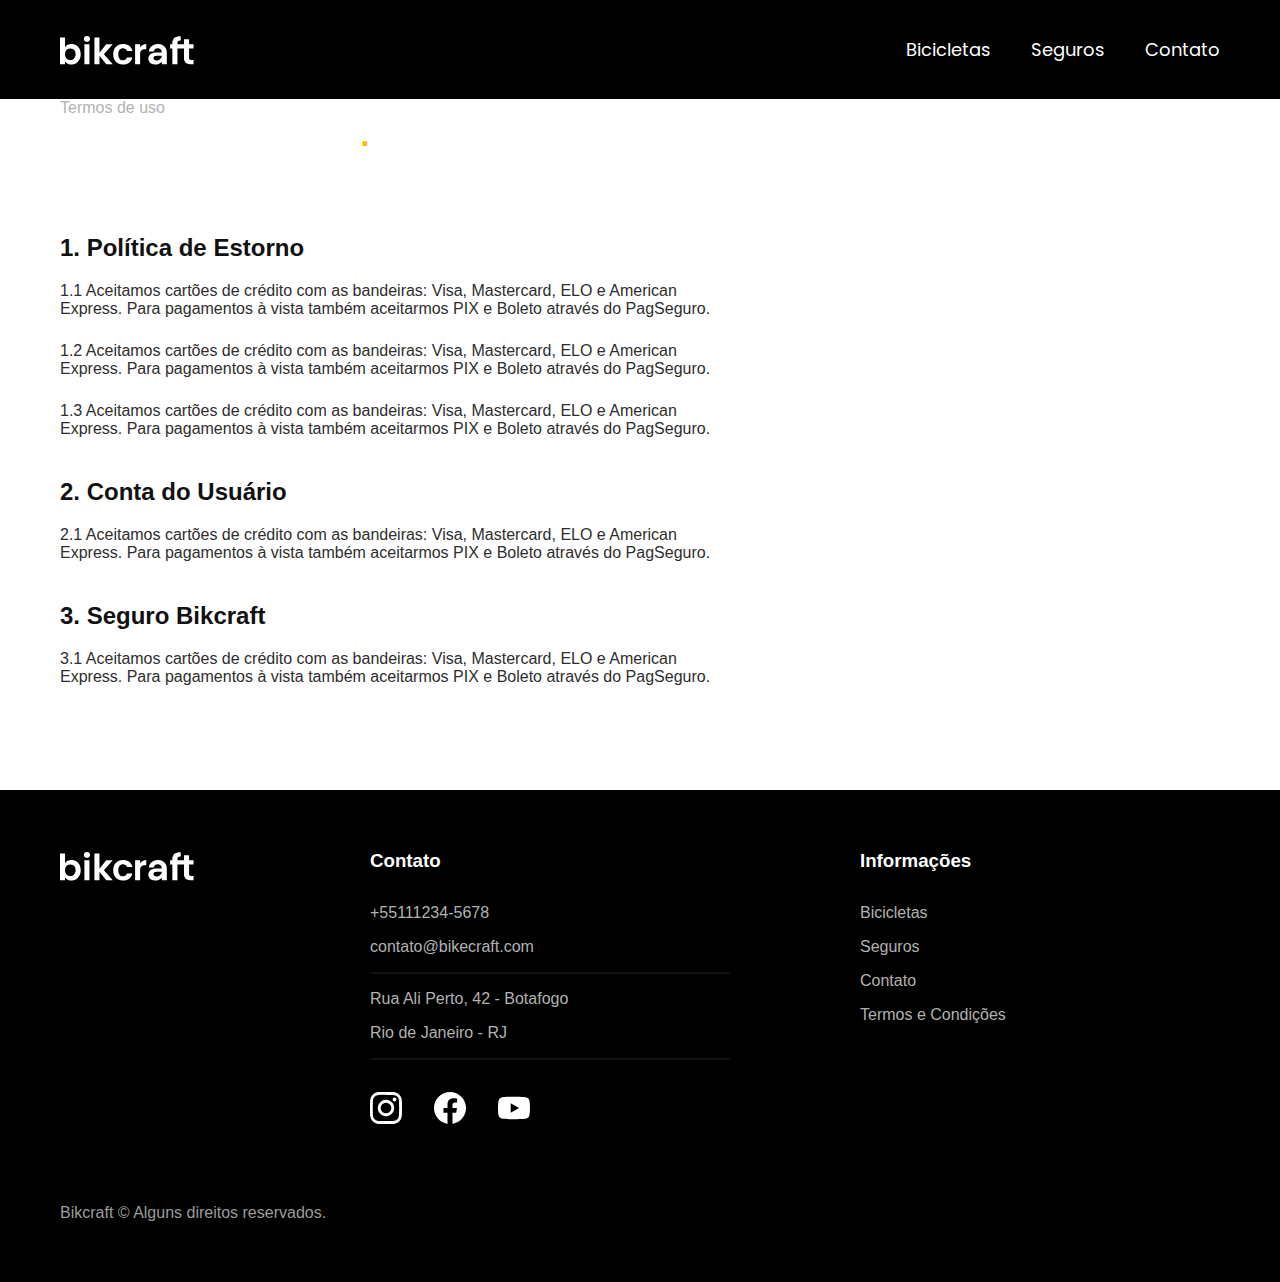
<file: termos.html>
<!DOCTYPE html>
<html lang="pt-br">

<head>
  <meta charset="UTF-8">
  <meta name="viewport" content="width=device-width, initial-scale=1.0">
  <meta name="description" content="Termos e Condições">
  <title>Termos e Condições | Bikecraft</title>
  <link rel="preload" href="./css/style.css" as="style">
  <link rel="stylesheet" href="./css/style.css">
  <link rel="preconnect" href="https://fonts.googleapis.com">
  <link rel="preconnect" href="https://fonts.gstatic.com" crossorigin>
  <link href="https://fonts.googleapis.com/css2?family=Merriweather:ital,wght@1,900&family=Poppins:wght@400;600&family=Roboto:wght@400;500&display=swap" rel="stylesheet">
</head>

<body id="termos">
  <header class="header-bg">
    <div class="header container">
      <a href="./">
        <img src="./img/bikcraft.svg" alt="bikecraft">
      </a>

      <nav aria-label="primaria">
        <ul class="header-menu font-1-m cor-0">
          <li><a href="./bicicletas.html">Bicicletas</a></li>
          <li><a href="./seguros.html">Seguros</a></li>
          <li><a href="./contato.html">Contato</a></li>
        </ul>
      </nav>

    </div>
  </header>

  <main>
    <div class="titulo-bg">
      <div class="titulo container">
        <p class="font-2-l-b cor-5">Termos de uso</p>
        <h1 class="font-1-xxl cor-0">termos e condições<span class="cor-p1">.</span></h1>
      </div>
    </div>

    <div class="termos container font-2-s cor-10">
      <h2 class="font-1-l cor-11">1. Política de Estorno</h2>
      <p>1.1 Aceitamos cartões de crédito com as bandeiras: Visa, Mastercard, ELO e American Express. Para pagamentos à vista também aceitarmos PIX e Boleto através do PagSeguro.</p>
      <p>1.2 Aceitamos cartões de crédito com as bandeiras: Visa, Mastercard, ELO e American Express. Para pagamentos à vista também aceitarmos PIX e Boleto através do PagSeguro.</p>
      <p>1.3 Aceitamos cartões de crédito com as bandeiras: Visa, Mastercard, ELO e American Express. Para pagamentos à vista também aceitarmos PIX e Boleto através do PagSeguro.</p>
      <h2 class="font-1-l cor-11">2. Conta do Usuário</h2>
      <p>2.1 Aceitamos cartões de crédito com as bandeiras: Visa, Mastercard, ELO e American Express. Para pagamentos à vista também aceitarmos PIX e Boleto através do PagSeguro.</p>
      <h2 class="font-1-l cor-11">3. Seguro Bikcraft</h2>
      <p>3.1 Aceitamos cartões de crédito com as bandeiras: Visa, Mastercard, ELO e American Express. Para pagamentos à vista também aceitarmos PIX e Boleto através do PagSeguro.</p>
    </div>
  </main>

  <footer class="footer-bg">
    <div class="footer container">
      <img src="./img/bikcraft.svg" alt="logo bikecraft">

      <div class="footer-contato">
        <h3 class="font-b-l-b cor-0">Contato</h3>
        <ul class="cor-5 font-2-m">
          <li><a href="tel:+55111234-5678">+55111234-5678</a></li>
          <li><a href="mailto:contato@bikecraft.com">contato@bikecraft.com</a></li>
          <li>Rua Ali Perto, 42 - Botafogo</li>
          <li>Rio de Janeiro - RJ</li>
        </ul>

        <div class="footer-redes">
          <a href="./"><img src="./img/redes/instagram.svg" alt="Instagram"></a>
          <a href="./"><img src="./img/redes/facebook.svg" alt="Facebook"></a>
          <a href="./"><img src="./img/redes/youtube.svg" alt="Youtube"></a>
        </div>
      </div>

      <div class="footer-informacoes">
        <h3 class="font-b-l-b cor-0">Informações</h3>
        <nav>
          <ul class="font-1-m cor-5">
            <li><a href="./bicicletas.html">Bicicletas</a></li>
            <li><a href="./seguros.html">Seguros</a></li>
            <li><a href="./contato.html">Contato</a></li>
            <li><a href="./termos.html">Termos e Condições</a></li>
          </ul>
        </nav>
      </div>

      <p class="footer-copy font-2-m cor-6">Bikcraft © Alguns direitos reservados.</p>
    </div>
  </footer>
</body>
</file>
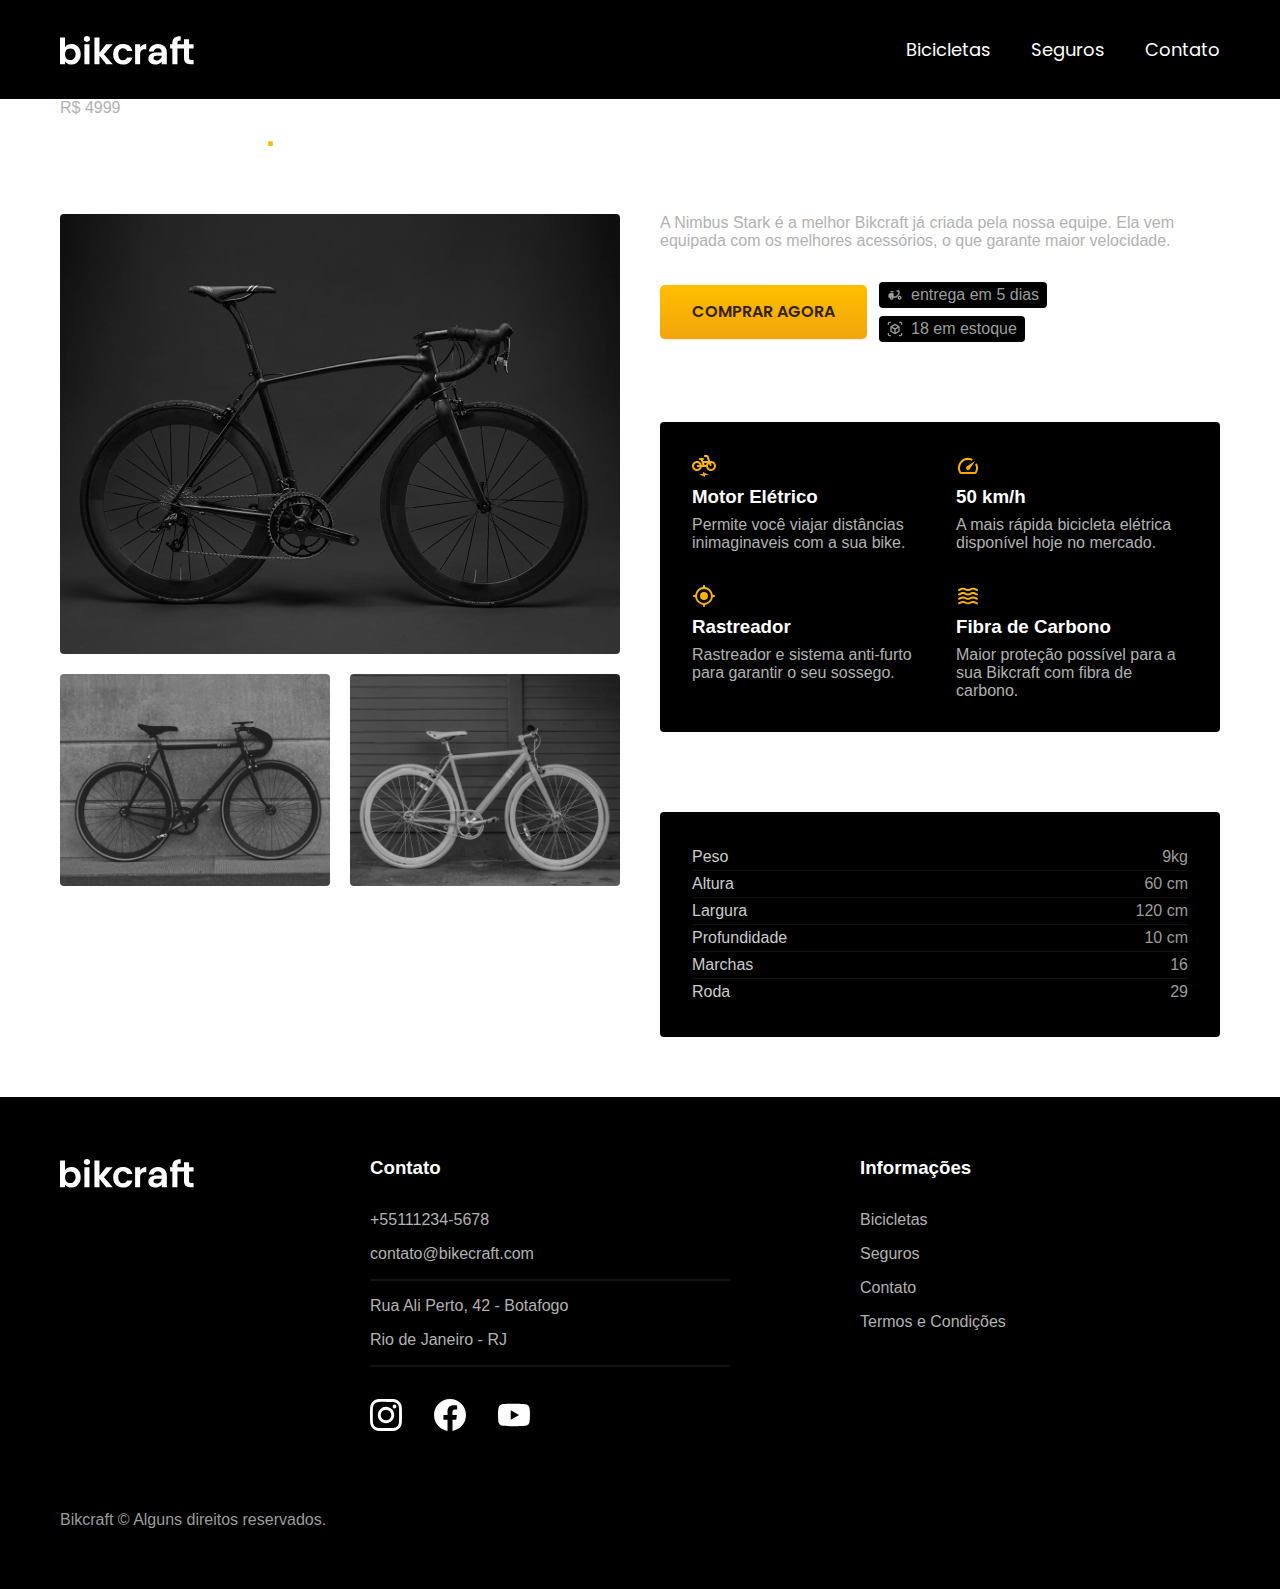
<file: bicicletas/nimbus.html>
<!DOCTYPE html>
<html lang="pt-br">

<head>
  <meta charset="UTF-8">
  <meta name="viewport" content="width=device-width, initial-scale=1.0">
  <meta name="description" content="Nimbus Stark">
  <title>Nimbus Stark | Bikecraft</title>
  <link rel="stylesheet" href="../css/style.css">
  <link rel="preconnect" href="https://fonts.googleapis.com">
  <link rel="preconnect" href="https://fonts.gstatic.com" crossorigin>
  <link href="https://fonts.googleapis.com/css2?family=Merriweather:ital,wght@1,900&family=Poppins:wght@400;600&family=Roboto:wght@400;500&display=swap" rel="stylesheet">
</head>

<body id="bicicleta">
  <header class="header-bg">
    <div class="header container">
      <a href="../">
        <img src="../img/bikcraft.svg" alt="bikecraft">
      </a>

      <nav aria-label="primaria">
        <ul class="header-menu font-1-m cor-0">
          <li><a href="../bicicletas.html">Bicicletas</a></li>
          <li><a href="../seguros.html">Seguros</a></li>
          <li><a href="../contato.html">Contato</a></li>
        </ul>
      </nav>

    </div>
  </header>

  <main class="titulo-bg">
    <div>
      <div class="titulo container">
        <p class="font-2-xl cor-5">R$ 4999</p>
        <h1 class="font-1-xxl cor-0">Nimbus Stark<span class="cor-p1">.</span></h1>
      </div>
    </div>

    <div class="bicicleta container">
      <div class="bicicleta-imagens">
        <img src="../img/bicicleta/nimbus1.jpg" alt="">
        <img src="../img/bicicleta/nimbus2.jpg" alt="">
        <img src="../img/bicicleta/nimbus3.jpg" alt="">
      </div>
      <div class="bicicleta-conteudo">
        <p class="font-2-l cor-5">A Nimbus Stark é a melhor Bikcraft já criada pela nossa equipe. Ela vem equipada com os melhores acessórios, o que garante maior velocidade.</p>
        <div class="bicicleta-comprar">
          <a class="botao" href="../orcamento.html">Comprar Agora</a>
          <span class="font-1-xs cor-6"><img src="../img/icones/entrega.svg" alt="">entrega em 5 dias</span>
          <span class="font-1-xs cor-6"><img src="../img/icones/estoque.svg" alt="">18 em estoque</span>
        </div>

        <h2 class="font-1-xs cor-0">Informações</h2>
        <ul class="bicicleta-informacoes">
          <li><img src="../img/icones/eletrica.svg" alt="">
            <h3 class="font-1-m cor-0">Motor Elétrico</h3>
            <p class="font-2-xs cor-5">Permite você viajar distâncias inimaginaveis com a sua bike.</p>
          </li>
          <li><img src="../img/icones/velocidade.svg" alt="">
            <h3 class="font-1-m cor-0">50 km/h</h3>
            <p class="font-2-xs cor-5">A mais rápida bicicleta elétrica disponível hoje no mercado.</p>
          </li>
          <li><img src="../img/icones/rastreador.svg" alt="">
            <h3 class="font-1-m cor-0">Rastreador</h3>
            <p class="font-2-xs cor-5">Rastreador e sistema anti-furto para garantir o seu sossego.</p>
          </li>
          <li><img src="../img/icones/carbono.svg" alt="">
            <h3 class="font-1-m cor-0">Fibra de Carbono</h3>
            <p class="font-2-xs cor-5">Maior proteção possível para a sua Bikcraft com fibra de carbono.</p>
          </li>
        </ul>
        <h2 class="font-1-xs cor-0">Ficha Técnica</h2>
        <ul class="bicicleta-ficha font-2-s cor-4">
          <li>Peso <span>9kg</span></li>
          <li>Altura <span>60 cm</span></li>
          <li>Largura <span>120 cm</span></li>
          <li>Profundidade <span>10 cm</span></li>
          <li>Marchas <span>16</span></li>
          <li>Roda <span>29</span></li>
        </ul>
      </div>
    </div>

  </main>

  <footer class="footer-bg">
    <div class="footer container">
      <img src="../img/bikcraft.svg" alt="logo bikecraft">

      <div class="footer-contato">
        <h3 class="font-b-l-b cor-0">Contato</h3>
        <ul class="cor-5 font-2-m">
          <li><a href="tel:+55111234-5678">+55111234-5678</a></li>
          <li><a href="mailto:contato@bikecraft.com">contato@bikecraft.com</a></li>
          <li>Rua Ali Perto, 42 - Botafogo</li>
          <li>Rio de Janeiro - RJ</li>
        </ul>

        <div class="footer-redes">
          <a href="../"><img src="../img/redes/instagram.svg" alt="Instagram"></a>
          <a href="../"><img src="../img/redes/facebook.svg" alt="Facebook"></a>
          <a href="../"><img src="../img/redes/youtube.svg" alt="Youtube"></a>
        </div>
      </div>

      <div class="footer-informacoes">
        <h3 class="font-b-l-b cor-0">Informações</h3>
        <nav>
          <ul class="font-1-m cor-5">
            <li><a href="../bicicletas.html">Bicicletas</a></li>
            <li><a href="../seguros.html">Seguros</a></li>
            <li><a href="../contato.html">Contato</a></li>
            <li><a href="../termos.html">Termos e Condições</a></li>
          </ul>
        </nav>
      </div>

      <p class="footer-copy font-2-m cor-6">Bikcraft © Alguns direitos reservados.</p>
    </div>
  </footer>
</body>
</file>
<file: css/style.css>
/* global */
@import "./global/header.css";
@import "./global/footer.css";
@import "./global/global.css";
@import "./utilidades/tipografia.css";
@import "./utilidades/cores.css";
@import "./utilidades/animacao.css";

/* home */
@import "./home/introducao.css";
@import "./home/tecnologia.css";
@import "./home/parceiros.css";
@import "./home/depoimento.css";

/* utilidades */
@import "./utilidades/componentes.css";
@import "./utilidades/formulario.css";

/* lista de bicicletas */
@import "./bicicletas/bicicletas-lista.css";
@import "./bicicletas/bicicletas.css";

/* seguros */
@import "./seguros/seguros.css";
@import "./seguros/vantagens.css";
@import "./seguros/perguntas.css";

/* bicicleta */
@import "./bicicleta/bicicleta.css";
@import "./bicicleta/seguro.css";

/* contato */
@import "./contato/contato.css";
@import "./contato/lojas.css";

/* orçamento */
@import "./orcamento/orcamento.css";

/* termos */
@import "./termos/termos.css";
</file>
